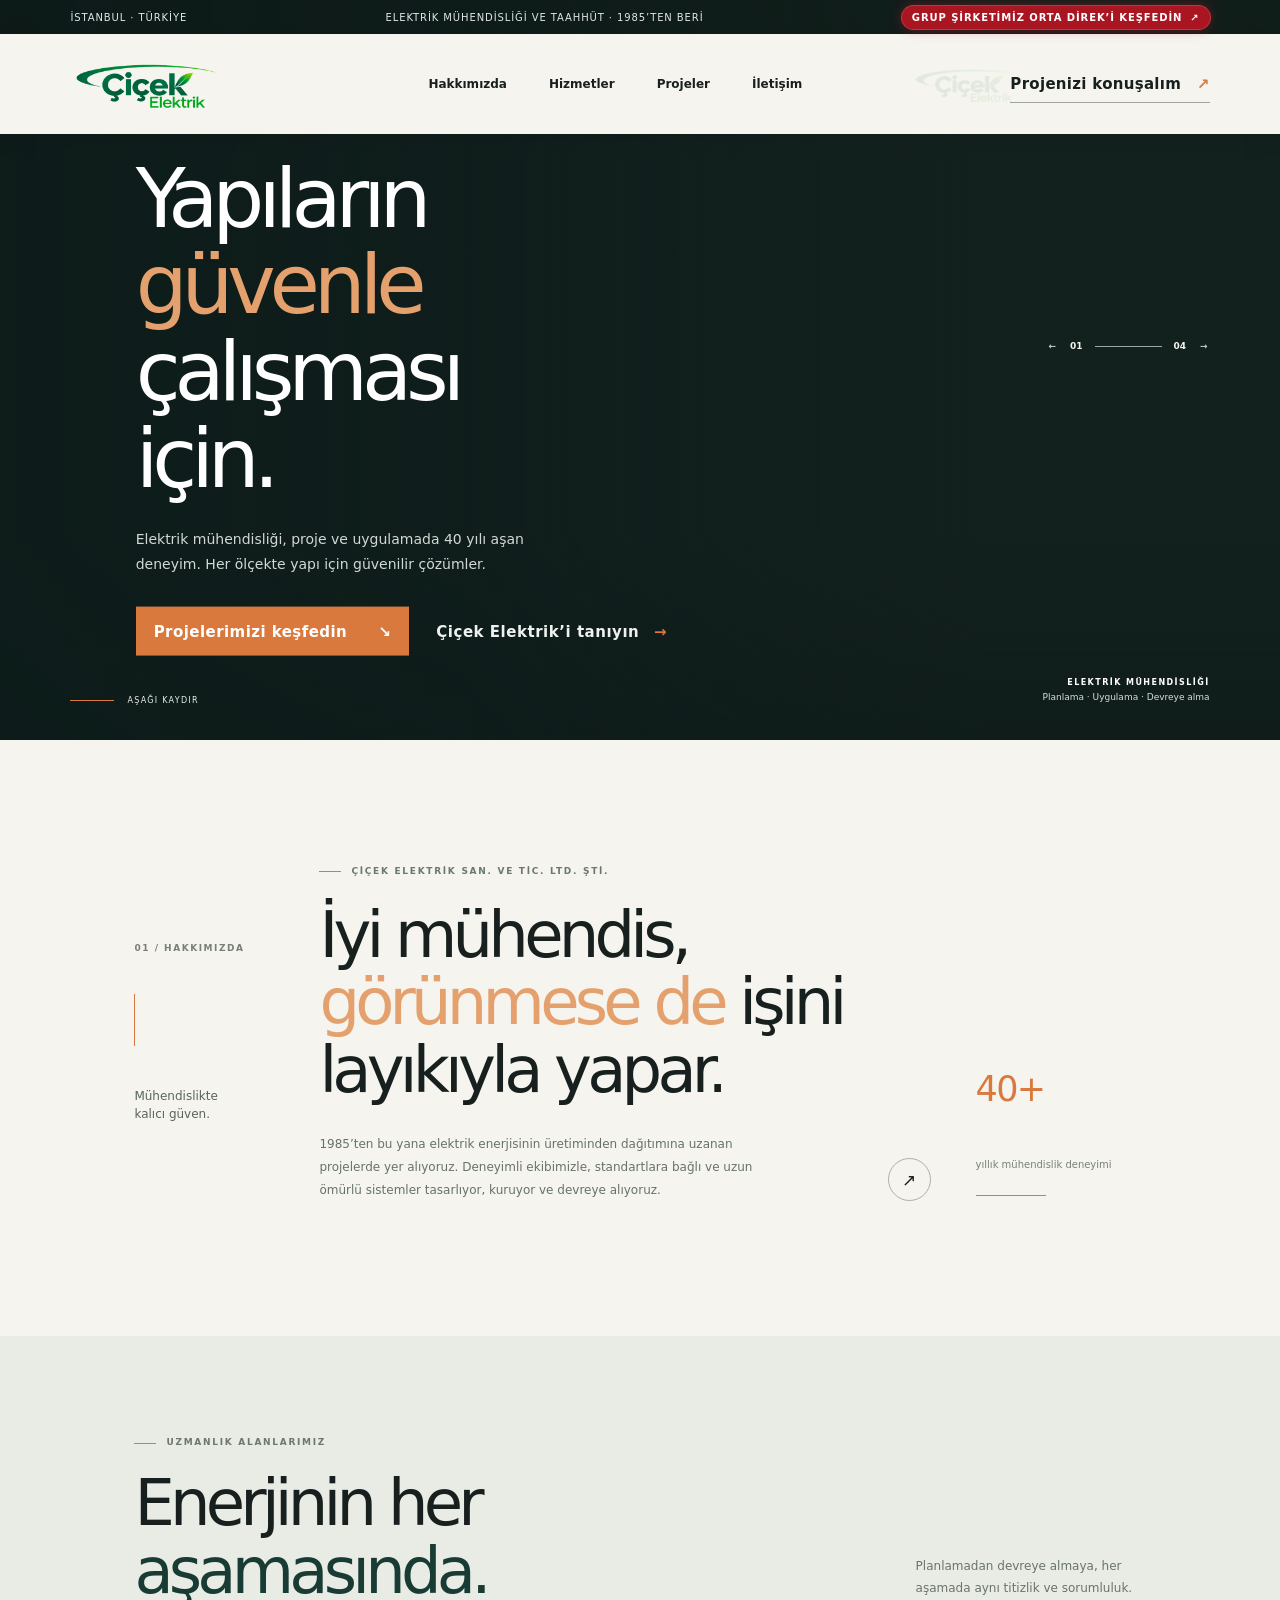
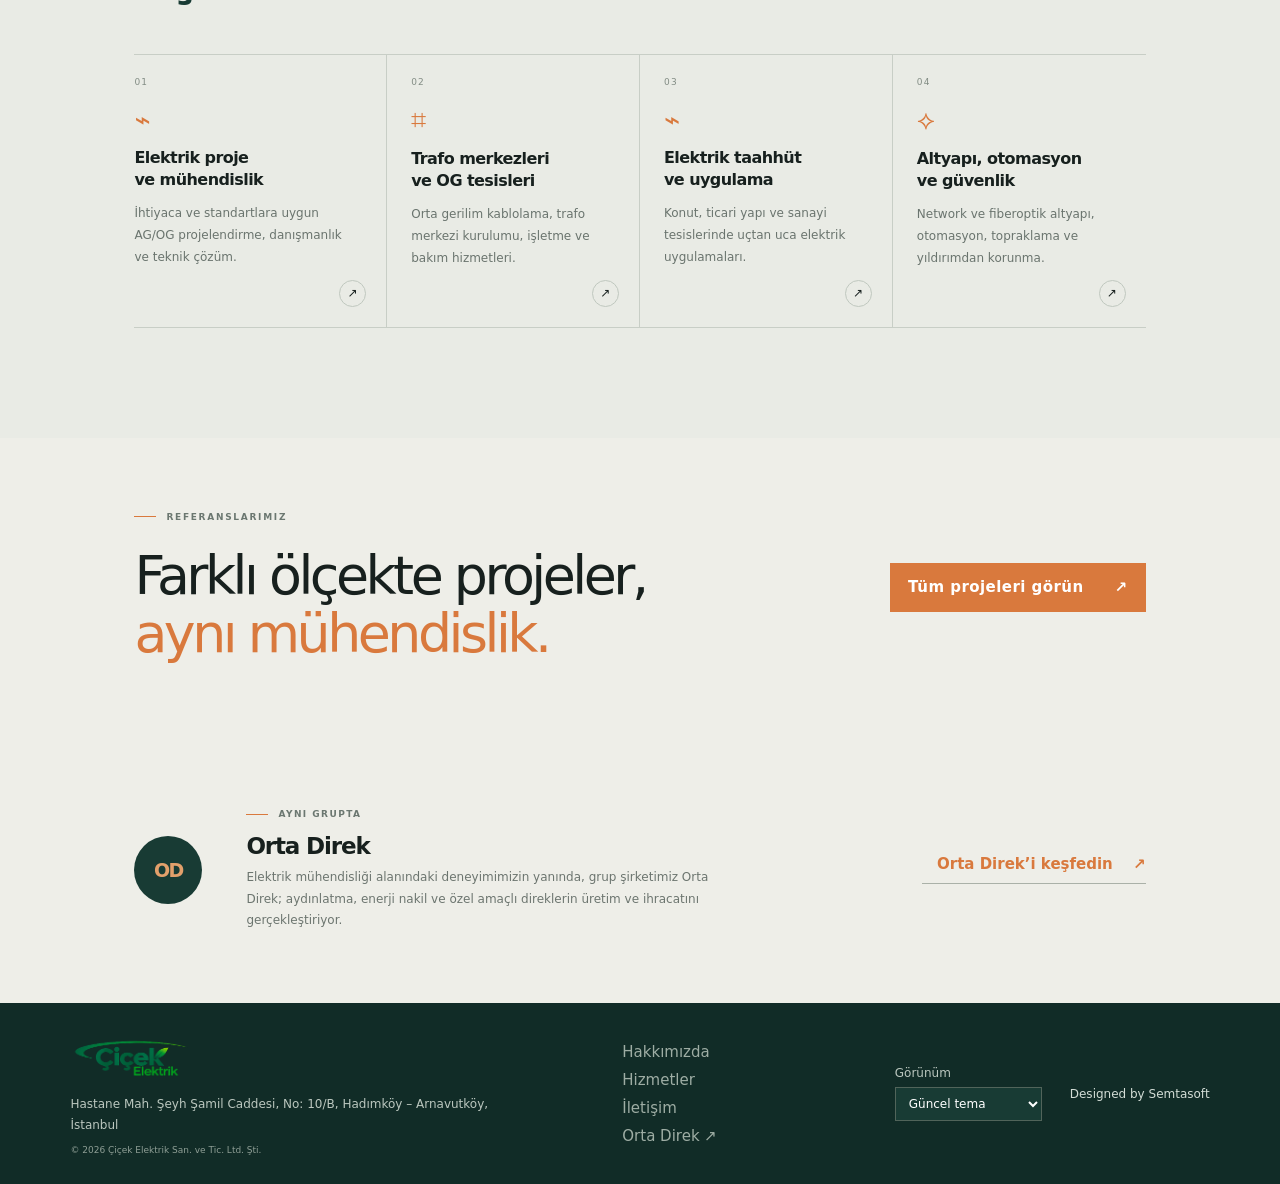
<file: v1/index.html>
<!doctype html>
<html lang="tr">
<head>
  <meta charset="utf-8">
  <meta name="viewport" content="width=device-width, initial-scale=1">
  <meta name="theme-color" content="#f5f4ef">
  <meta name="description" content="1985'ten bu yana elektrik mühendisliği, proje ve taahhüt hizmetleri. Çiçek Elektrik, İstanbul.">
  <title>Çiçek Elektrik — Güvenle çalışan yapılar</title>
  <link rel="stylesheet" href="styles.css">
  <script src="content.js"></script>
  <script src="site.js" defer></script>
</head><body class="home-page">
  <div class="topline"><span>İstanbul · Türkiye</span><span>Elektrik mühendisliği ve taahhüt · <span data-content="about.since">1985’ten beri</span></span><a class="group-company-link" data-company-link="ortadirek" href="http://www.ortadirek.com.tr" target="_blank" rel="noopener" aria-label="Grup şirketimiz Orta Direk sitesini ziyaret edin">Grup şirketimiz Orta Direk’i keşfedin <span aria-hidden="true">↗</span></a></div>
  <header class="site-header home-header">
    <a class="brand" href="index.html" aria-label="Çiçek Elektrik ana sayfa"><img class="brand-logo" data-image="brand.logo" alt="Çiçek Elektrik"><span class="brand-mark" aria-hidden="true"><i></i><i></i><i></i><i></i></span><span><span data-content="brand.name">ÇİÇEK</span><span class="brand-sub" data-content="brand.sub">ELEKTRİK</span></span></a>
    <nav class="nav" aria-label="Ana gezinme"><a href="index.html#hakkimizda">Hakkımızda</a><a href="index.html#hizmetler">Hizmetler</a><a href="projects.html">Projeler</a><a href="contact.html">İletişim</a></nav>
    <a class="header-cta" href="contact.html">Projenizi konuşalım <span>↗</span></a>
    <a class="mobile-phone" href="tel:+902126764000" aria-label="Bizi arayın">☎</a>
  </header>
  <main>
    <section class="hero" id="anasayfa">
      <div class="hero-image" role="img" aria-label="Enerji iletim hatları"></div>
      <div class="hero-shade"></div>
      <div class="hero-content">
        <p class="eyebrow light"><span></span> <span class="hero-eyebrow-text">1985’TEN BERİ GÜVENLE ENERJİ VERİYORUZ</span></p>
        <h1><span class="hero-title-before">Yapıların</span><br><em class="hero-title-accent">güvenle</em><span class="hero-title-after"> çalışması<br>için.</span></h1>
        <p class="hero-copy">Elektrik mühendisliği, proje ve uygulamada 40 yılı aşan deneyim. Her ölçekte yapı için güvenilir çözümler.</p>
        <div class="hero-actions"><a class="button button-accent" href="projects.html">Projelerimizi keşfedin <span>↘</span></a><a class="text-link light-link" href="#hakkimizda">Çiçek Elektrik’i tanıyın <span>→</span></a></div>
      </div>
      <div class="hero-index"><button type="button" class="hero-prev" aria-label="Önceki slayt">←</button><span class="hero-current">01</span><span class="index-line"></span><span class="hero-total">04</span><button type="button" class="hero-next" aria-label="Sonraki slayt">→</button></div>
      <div class="hero-caption"><span class="hero-caption-title">ELEKTRİK MÜHENDİSLİĞİ</span><span class="hero-caption-detail">Planlama · Uygulama · Devreye alma</span></div>
      <a class="scroll-cue" href="#hizmetler"><span class="scroll-line"></span> AŞAĞI KAYDIR</a>
    </section>
    <section class="intro section-pad" id="hakkimizda">
      <div class="intro-side"><span class="section-no">01 / HAKKIMIZDA</span><span class="vertical-rule"></span><span class="side-note">Mühendislikte<br>kalıcı güven.</span></div>
      <div class="intro-main"><p class="eyebrow"><span></span> <span data-content="about.eyebrow">ÇİÇEK ELEKTRİK SAN. VE TİC. LTD. ŞTİ.</span></p><h2><span data-content="about.titleBefore">İyi mühendislik,</span><br><em data-content="about.titleAccent">görünmeden</em><span data-content="about.titleAfter"> işini yapar.</span></h2><div class="intro-bottom"><p data-content="about.copy">1985’ten bu yana elektrik enerjisinin üretiminden dağıtımına uzanan projelerde yer alıyoruz. Deneyimli ekibimizle, standartlara bağlı ve uzun ömürlü sistemler tasarlıyor, kuruyor ve devreye alıyoruz.</p><a class="round-link" href="contact.html" aria-label="İletişime geçin">↗</a></div></div>
      <div class="intro-stat"><strong><span data-content="about.years">40</span><span>+</span></strong><span data-content="about.stat">yıllık mühendislik<br>deneyimi</span><i></i></div>
    </section>
    <section class="services section-pad" id="hizmetler">
      <div class="section-heading"><div><p class="eyebrow"><span></span> <span data-content="services.eyebrow">UZMANLIK ALANLARIMIZ</span></p><h2><span data-content="services.titleBefore">Enerjinin her</span><br><em data-content="services.titleAccent">aşamasında.</em></h2></div><p class="heading-note" data-content="services.note">Planlamadan devreye almaya, her aşamada aynı titizlik ve sorumluluk.</p></div>
      <div class="service-grid">
        <article class="service-card"><span class="service-number">01</span><div class="service-icon" aria-hidden="true">⌁</div><h3 data-content="services.items.0.title">Elektrik proje<br>ve mühendislik</h3><p data-content="services.items.0.copy">İhtiyaca ve standartlara uygun AG/OG projelendirme, danışmanlık ve teknik çözüm.</p><a href="contact.html" aria-label="Elektrik proje ve mühendislik için iletişime geçin">↗</a></article>
        <article class="service-card"><span class="service-number">02</span><div class="service-icon" aria-hidden="true">⌗</div><h3 data-content="services.items.1.title">Trafo merkezleri<br>ve OG tesisleri</h3><p data-content="services.items.1.copy">Orta gerilim kablolama, trafo merkezi kurulumu, işletme ve bakım hizmetleri.</p><a href="contact.html" aria-label="Trafo merkezleri için iletişime geçin">↗</a></article>
        <article class="service-card"><span class="service-number">03</span><div class="service-icon" aria-hidden="true">⌁</div><h3 data-content="services.items.2.title">Elektrik taahhüt<br>ve uygulama</h3><p data-content="services.items.2.copy">Konut, ticari yapı ve sanayi tesislerinde uçtan uca elektrik uygulamaları.</p><a href="contact.html" aria-label="Elektrik taahhüt için iletişime geçin">↗</a></article>
        <article class="service-card"><span class="service-number">04</span><div class="service-icon" aria-hidden="true">⟡</div><h3 data-content="services.items.3.title">Altyapı, otomasyon<br>ve güvenlik</h3><p data-content="services.items.3.copy">Network ve fiberoptik altyapı, otomasyon, topraklama ve yıldırımdan korunma.</p><a href="contact.html" aria-label="Altyapı hizmetleri için iletişime geçin">↗</a></article>
      </div>
    </section>
    <section class="home-project-teaser"><div><p class="eyebrow"><span></span> REFERANSLARIMIZ</p><h2>Farklı ölçekte projeler,<br><em>aynı mühendislik.</em></h2></div><a class="button button-accent" href="projects.html">Tüm projeleri görün <span>↗</span></a></section>
    <section class="partner section-pad">
      <div class="partner-icon" aria-hidden="true">OD</div><div class="partner-copy"><p class="eyebrow"><span></span> <span data-content="partner.eyebrow">AYNI GRUPTA</span></p><h2 data-content="partner.title">Orta Direk</h2><p data-content="partner.copy">Elektrik mühendisliği alanındaki deneyimimizin yanında, grup şirketimiz Orta Direk; aydınlatma, enerji nakil ve özel amaçlı direklerin üretim ve ihracatını gerçekleştiriyor.</p></div><a class="partner-link" data-company-link="ortadirek" data-href="partner.url" href="http://www.ortadirek.com.tr" target="_blank" rel="noopener"><span data-content="partner.linkText">Orta Direk’i keşfedin</span> <span>↗</span></a></section>
  </main>
  <footer class="footer">
    <div class="footer-company"><a class="brand brand-footer" href="index.html"><img class="brand-logo" data-image="brand.logo" alt="Çiçek Elektrik"><span class="brand-mark" aria-hidden="true"><i></i><i></i><i></i><i></i></span><span><span data-content="brand.name">ÇİÇEK</span><span class="brand-sub" data-content="brand.sub">ELEKTRİK</span></span></a><p data-content="footer.address">Hastane Mah. Şeyh Şamil Caddesi, No: 10/B, Hadımköy – Arnavutköy, İstanbul</p><small data-content="footer.copyright">© 2026 Çiçek Elektrik San. ve Tic. Ltd. Şti.</small></div>
    <nav class="footer-links" aria-label="Alt bağlantılar"><a data-href="footer.link1Url" href="index.html#hakkimizda" data-content="footer.link1Text">Hakkımızda</a><a data-href="footer.link2Url" href="index.html#hizmetler" data-content="footer.link2Text">Hizmetler</a><a data-href="footer.link3Url" href="contact.html" data-content="footer.link3Text">İletişim</a><a data-company-link="ortadirek" href="http://www.ortadirek.com.tr" target="_blank" rel="noopener">Orta Direk ↗</a></nav>
    <div class="footer-theme"><label for="theme-version-select">Görünüm</label><select class="theme-version-select" id="theme-version-select" aria-label="Site görünüm sürümü"></select></div>
    <a class="semtasoft-credit" data-company-link="semtasoft" data-href="footer.semtaUrl" href="https://semtasoft.com" target="_blank" rel="noopener"><img class="semta-logo" data-image="footer.semtaLogo" alt="Semtasoft"><span data-content="footer.semtaText">Designed by Semtasoft</span></a>
  </footer>
</body>
</html>
</file>
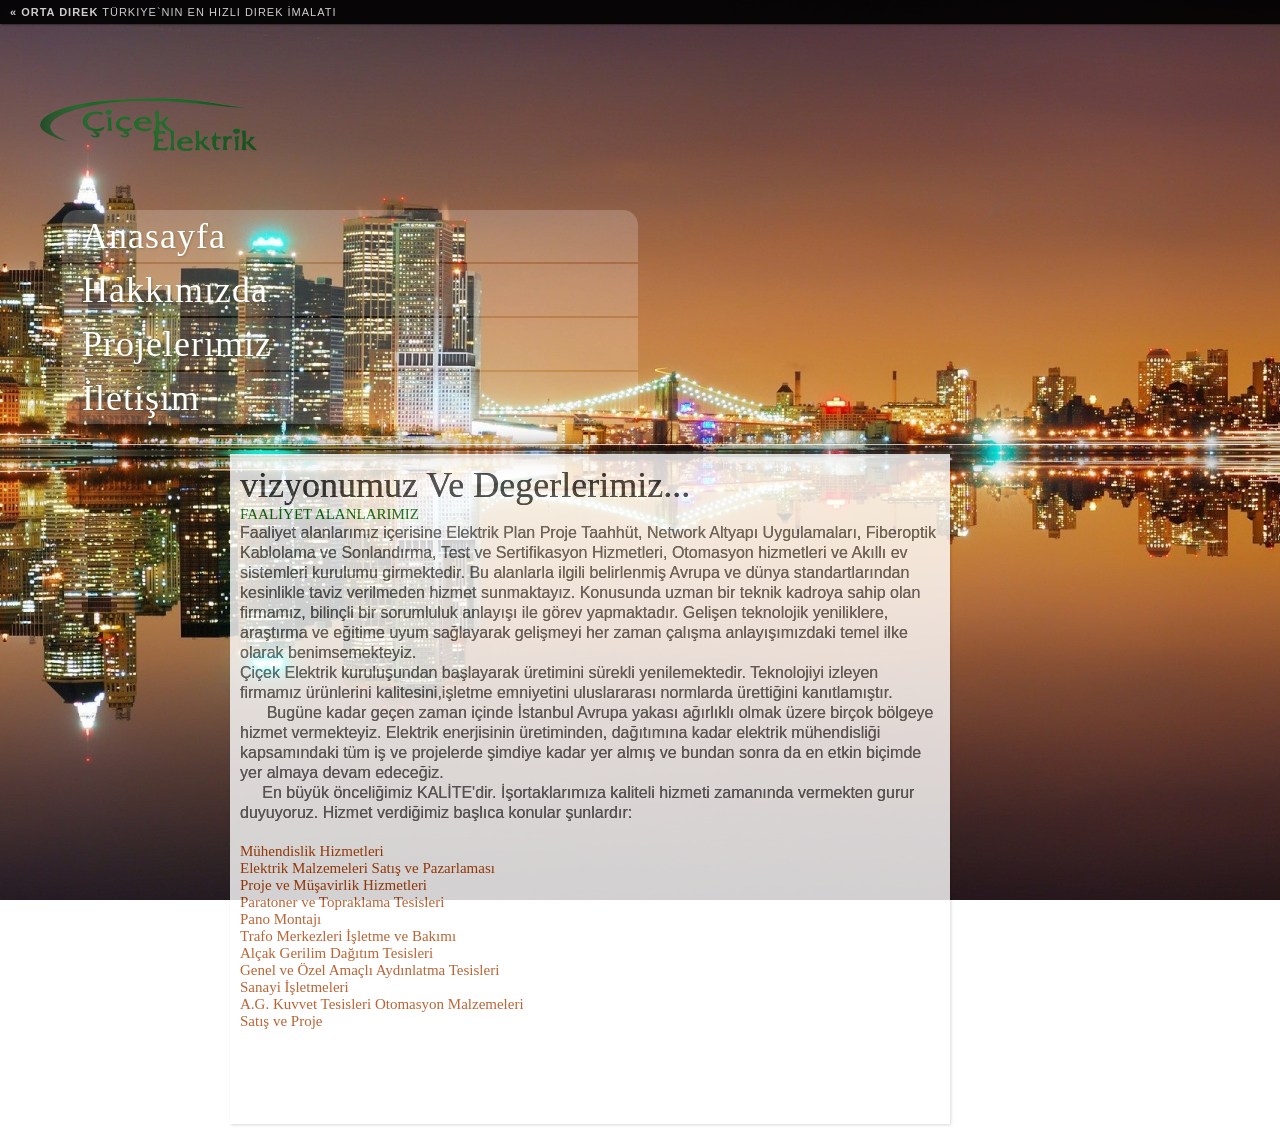
<file: hakkimizda/faaliyet.html>
<!DOCTYPE html>
<html lang="en">
<head>
        <title>Çiçek Elektrik</title>
        <meta charset="UTF-8" />
        <meta http-equiv="X-UA-Compatible" content="IE=edge,chrome=1"> 
        <meta name="viewport" content="width=device-width, initial-scale=1.0"> 
        <meta name="description" content="Item Blur Effect with CSS3 and jQuery - Using Box Shadows, Transform and Transitions" />
        <meta name="keywords" content="blur, css3, transition, jquery, box shadow, text shadow, articles, scale, transform, animation" />
        <meta name="author" content="Codrops" />
        <link rel="shortcut icon" href="../favicon.ico"> 
        <link rel="stylesheet" type="text/css" href="css/demo.css" />
        <link rel="stylesheet" type="text/css" href="css/stylefaaliyet.css" />
<script src="js/modernizr.custom.34978.js"></script>	
<style type="text/css">
<!--
#apDiv1 {
	position:absolute;
	left:1280px;
	top:36px;
	width:580px;
	height:259px;
	z-index:1;
}
-->
</style>
    </head>
<body>
        <div class="container">
            <div class="header">
                <a href="http://www.ortadirek.com.tr">
                    <strong>&laquo; Orta Direk</strong> Türkiye`nin En Hızlı Direk İmalatı
                </a>
              <div class="clr"></div>
          </div>
		  <header>
				<img src="images/logo.png" alt="logo" width="220" height="150">
				 <div class="content">
                <ul class="bmenu">
                    <li><a href="../index.html">Anasayfa</a></li>
                    <li><a href="hakkimizda.html">Hakkımızda</a></li>
                    <li><a href="../proje.html">Projelerimiz</a></li>
                    <li><a href="iletisim.html">İletişim</a></li>
              </ul>
              
              </div>
            
          </header>
        </div>
        </header>
<section class="ib-container" id="ib-container">
  <article>
    <header>
      <h3><a target="_blank" href="https://www.google.com.tr">vizyonumuz Ve Degerlerimiz...</a></h3>
				    <font color="#006600">FAALİYET ALANLARIMIZ </font>
				  </header>
	  <p>Faaliyet alanlarımız içerisine Elektrik Plan Proje Taahhüt, Network Altyapı Uygulamaları, Fiberoptik Kablolama ve Sonlandırma, Test ve Sertifikasyon Hizmetleri, Otomasyon hizmetleri ve Akıllı ev sistemleri kurulumu girmektedir. Bu alanlarla ilgili belirlenmiş Avrupa ve dünya standartlarından kesinlikle taviz verilmeden hizmet sunmaktayız. Konusunda uzman bir teknik kadroya sahip olan firmamız, bilinçli bir sorumluluk anlayışı ile görev yapmaktadır. Gelişen teknolojik yeniliklere, araştırma ve eğitime uyum sağlayarak gelişmeyi her zaman çalışma anlayışımızdaki temel ilke olarak benimsemekteyiz.</p>
	  <p>Çiçek Elektrik kuruluşundan başlayarak üretimini sürekli yenilemektedir. Teknolojiyi izleyen firmamız ürünlerini kalitesini,işletme emniyetini uluslararası normlarda ürettiğini kanıtlamıştır.</p>
	  <p>      Bugüne kadar geçen zaman içinde İstanbul Avrupa yakası ağırlıklı olmak üzere birçok bölgeye hizmet vermekteyiz. Elektrik enerjisinin üretiminden, dağıtımına kadar elektrik mühendisliği kapsamındaki tüm iş ve projelerde şimdiye kadar yer almış ve bundan sonra da en etkin biçimde yer almaya devam edeceğiz.</p>
	  <p>     En büyük önceliğimiz KALİTE'dir. İşortaklarımıza kaliteli hizmeti zamanında vermekten gurur duyuyoruz. Hizmet verdiğimiz başlıca konular şunlardır:</p>
	  <p>&nbsp;</p>
	  <ul>
	    <li>Mühendislik Hizmetleri</li>
	    <li>Elektrik Malzemeleri Satış ve Pazarlaması</li>
	    <li>Proje ve Müşavirlik Hizmetleri</li>
	    <li>Paratoner ve Topraklama Tesisleri</li>
	    <li>Pano Montajı</li>
	    <li>Trafo Merkezleri İşletme ve Bakımı</li>
	    <li>Alçak Gerilim Dağıtım Tesisleri</li>
	    <li>Genel ve Özel Amaçlı Aydınlatma Tesisleri</li>
	    <li>Sanayi İşletmeleri</li>
	    <li>A.G. Kuvvet Tesisleri Otomasyon Malzemeleri</li>
	    <li>Satış ve Proje</li>
    </ul>
  </article>
				
				
					
			</section>
        </div>
		<script type="text/javascript" src="https://ajax.googleapis.com/ajax/libs/jquery/1.7.1/jquery.min.js"></script>
		<script type="text/javascript">
			$(function() {
				
				var $container	= $('#ib-container'),
					$articles	= $container.children('article'),
					timeout;
				
				$articles.on( 'mouseenter', function( event ) {
						
					var $article	= $(this);
					clearTimeout( timeout );
					timeout = setTimeout( function() {
						
						if( $article.hasClass('active') ) return false;
						
						$articles.not( $article.removeClass('blur').addClass('active') )
								 .removeClass('active')
								 .addClass('blur');
						
					}, 65 );
					
				});
				
				$container.on( 'mouseleave', function( event ) {
					
					clearTimeout( timeout );
					$articles.removeClass('active blur');
					
				});
			
			});
		</script>
    </body>
</html>
</file>
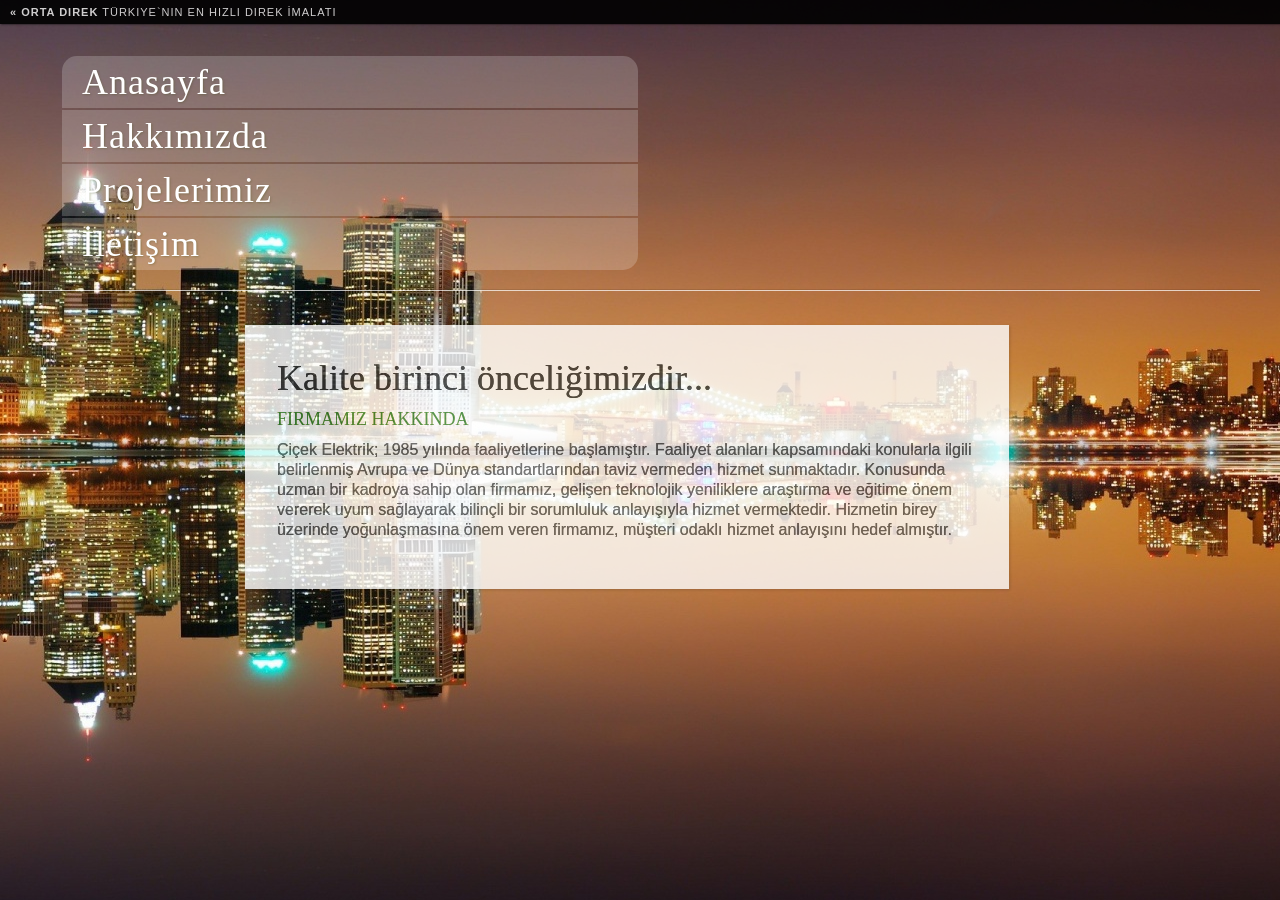
<file: hakkimizda/firma.html>
<!DOCTYPE html>
<html lang="en">
<head>
        <title>Çiçek Elektrik</title>
        <meta charset="UTF-8" />
        <meta http-equiv="X-UA-Compatible" content="IE=edge,chrome=1"> 
        <meta name="viewport" content="width=device-width, initial-scale=1.0"> 
        <meta name="description" content="Item Blur Effect with CSS3 and jQuery - Using Box Shadows, Transform and Transitions" />
        <meta name="keywords" content="blur, css3, transition, jquery, box shadow, text shadow, articles, scale, transform, animation" />
        <meta name="author" content="Codrops" />
        <link rel="shortcut icon" href="../favicon.ico"> 
        <link rel="stylesheet" type="text/css" href="css/demo.css" />
        <link rel="stylesheet" type="text/css" href="css/stylefirma.css" />
<script src="js/modernizr.custom.34978.js"></script>	
<style type="text/css">
<!--
#apDiv1 {
	position:absolute;
	left:1280px;
	top:36px;
	width:580px;
	height:259px;
	z-index:1;
}
-->
</style>
    </head>
<body>
        <div class="container">
            <div class="header">
                <a href="http://www.ortadirek.com.tr">
                    <strong>&laquo; Orta Direk</strong> Türkiye`nin En Hızlı Direk İmalatı
                </a>
              <div class="clr"></div>
          </div>
		  <header>
				
				 <div class="content">
                <ul class="bmenu">
                    <li><a href="../index.html">Anasayfa</a></li>
                    <li><a href="hakkimizda.html">Hakkımızda</a></li>
                    <li><a href="../proje.html">Projelerimiz</a></li>
                    <li><a href="iletisim.html">İletişim</a></li>
              </ul>
              
              </div>
            
          </header>
        </div>
        </header>
<section class="ib-container" id="ib-container">
				<article>
					<header>
						<h3><a target="_blank" href="https://www.google.com.tr">Kalite birinci önceliğimizdir...</a></h3>
						<span><font color="#006600">FIRMAMIZ HAKKINDA</font></span>
					</header>
					<p>Çiçek Elektrik; 1985 yılında faaliyetlerine başlamıştır. Faaliyet alanları kapsamındaki konularla ilgili belirlenmiş Avrupa ve Dünya standartlarından taviz vermeden hizmet sunmaktadır. Konusunda uzman bir kadroya sahip olan firmamız, gelişen teknolojik yeniliklere araştırma ve eğitime önem vererek uyum sağlayarak bilinçli bir sorumluluk anlayışıyla hizmet vermektedir. Hizmetin birey üzerinde yoğunlaşmasına önem veren firmamız, müşteri odaklı hizmet anlayışını hedef almıştır.</p>
				</article>
				
				
					
			</section>
        </div>
		<script type="text/javascript" src="https://ajax.googleapis.com/ajax/libs/jquery/1.7.1/jquery.min.js"></script>
		<script type="text/javascript">
			$(function() {
				
				var $container	= $('#ib-container'),
					$articles	= $container.children('article'),
					timeout;
				
				$articles.on( 'mouseenter', function( event ) {
						
					var $article	= $(this);
					clearTimeout( timeout );
					timeout = setTimeout( function() {
						
						if( $article.hasClass('active') ) return false;
						
						$articles.not( $article.removeClass('blur').addClass('active') )
								 .removeClass('active')
								 .addClass('blur');
						
					}, 65 );
					
				});
				
				$container.on( 'mouseleave', function( event ) {
					
					clearTimeout( timeout );
					$articles.removeClass('active blur');
					
				});
			
			});
		</script>
    </body>
</html>
</file>
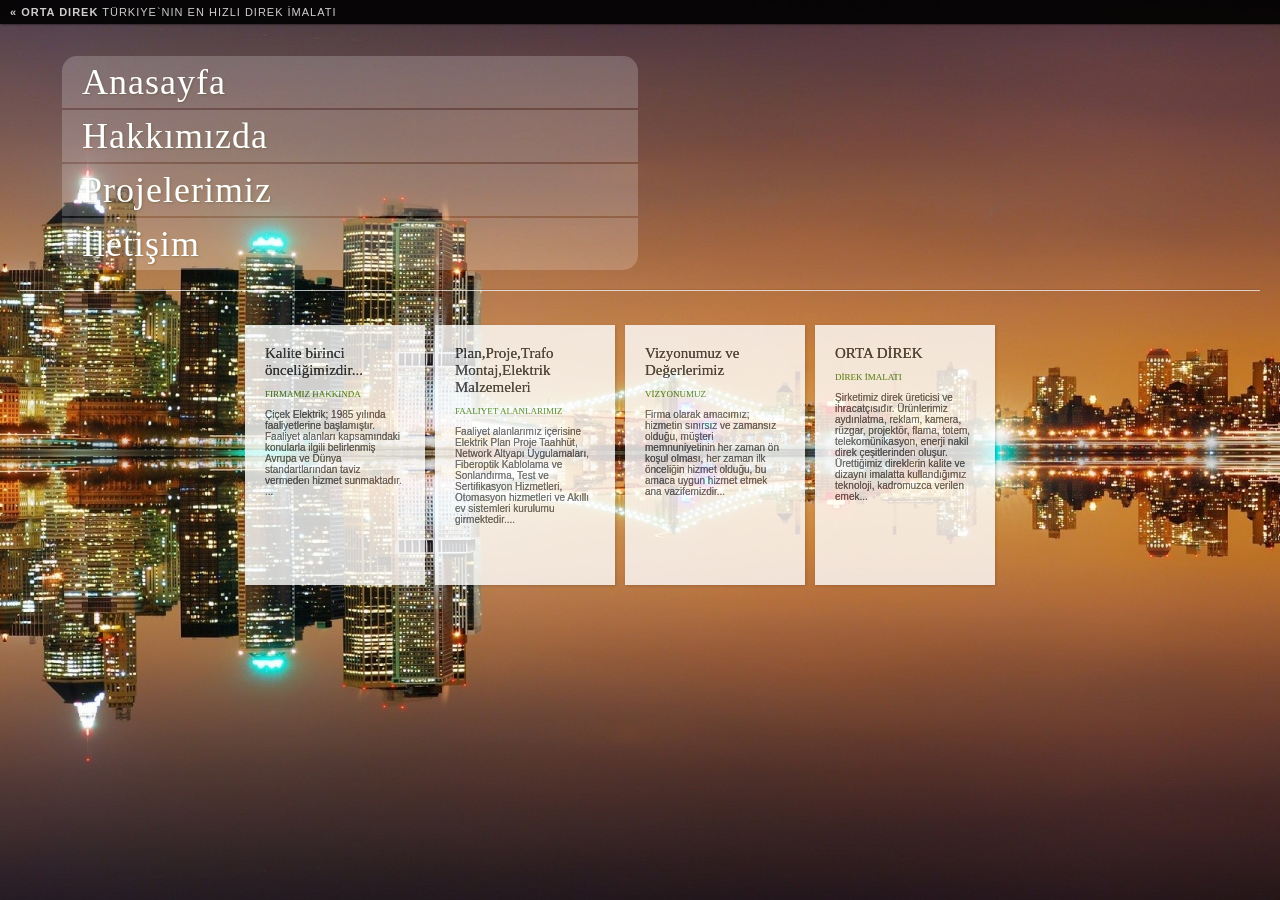
<file: hakkimizda/hakkimizda.html>
<!DOCTYPE html>
<html lang="en">
<head>
        <title>Çiçek Elektrik</title>
        <meta charset="UTF-8" />
        <meta http-equiv="X-UA-Compatible" content="IE=edge,chrome=1"> 
        <meta name="viewport" content="width=device-width, initial-scale=1.0"> 
        <meta name="description" content="Item Blur Effect with CSS3 and jQuery - Using Box Shadows, Transform and Transitions" />
        <meta name="keywords" content="blur, css3, transition, jquery, box shadow, text shadow, articles, scale, transform, animation" />
        <meta name="author" content="Codrops" />
        <link rel="shortcut icon" href="../favicon.ico"> 
        <link rel="stylesheet" type="text/css" href="css/demo.css" />
        <link rel="stylesheet" type="text/css" href="css/style.css" />
<script src="js/modernizr.custom.34978.js"></script>	
<style type="text/css">
<!--
#apDiv1 {
	position:absolute;
	left:1280px;
	top:36px;
	width:580px;
	height:259px;
	z-index:1;
}
-->
</style>
    </head>
<body>
        <div class="container">
            <div class="header">
                <a href="http://www.ortadirek.com.tr">
                    <strong>&laquo; Orta Direk</strong> Türkiye`nin En Hızlı Direk İmalatı
                </a>
              <div class="clr"></div>
          </div>
		  <header>
				
				 <div class="content">
                <ul class="bmenu">
                    <li><a href="../index.html">Anasayfa</a></li>
                    <li><a href="hakkimizda.html">Hakkımızda</a></li>
                    <li><a href="../proje.html">Projelerimiz</a></li>
                    <li><a href="iletisim.html">İletişim</a></li>
              </ul>
              
              </div>
            
          </header>
        </div>
        </header>
<section class="ib-container" id="ib-container">
				<article>
					<header>
						<h3><a target="_blank" href="firma.html">Kalite birinci önceliğimizdir...</a></h3>
						<a href="firma.html"><span><font color="#006600">FIRMAMIZ HAKKINDA</font></span>
				    </a></header>
					<a href="firma.html"><a target="_blank" href="firma.html"></a>
					<p><a href="firma.html">Çiçek Elektrik; 1985 yılında faaliyetlerine başlamıştır. Faaliyet alanları kapsamındaki konularla ilgili belirlenmiş Avrupa ve Dünya standartlarından taviz vermeden hizmet sunmaktadır. ...</a></p>
				</article>
				<article>
					<header>
						<h3><a target="_blank" href="faaliyet.html">Plan,Proje,Trafo Montaj,Elektrik Malzemeleri </a></h3>
						<span><font color="#006600">Faaliyet Alanlarımız</font></span>
					</header>
					<p><a href="faaliyet.html">Faaliyet alanlarımız içerisine Elektrik Plan Proje Taahhüt, Network Altyapı Uygulamaları, Fiberoptik Kablolama ve Sonlandırma, Test ve Sertifikasyon Hizmetleri, Otomasyon hizmetleri ve Akıllı ev sistemleri kurulumu girmektedir....</a></p>
				</article>
				<article>
					<header>
					  <h3><a target="_blank" href="vizyon.html">Vizyonumuz ve Değerlerimiz</a></h3>
						<span><font color="#006600">VİZYONUMUZ </font></span>
					</header>
					<p><a href="vizyon.html">Firma olarak amacımız; hizmetin sınırsız ve zamansız olduğu, müşteri memnuniyetinin her zaman ön koşul olması, her zaman ilk önceliğin hizmet olduğu, bu amaca uygun hizmet etmek ana vazifemizdir...</a></p>
				</article>
				<article>
					<header>
						<h3><a target="_blank" href="http://www.ortadirek.com.tr"> ORTA DİREK </a></h3>
						<span><font color="#006600">DİREK İMALATI </font></span>
					</header>
					<p><a href="http://www.ortadirek.com.tr"> Şirketimiz direk üreticisi ve ihracatçısıdır. Ürünlerimiz aydınlatma, reklam, kamera, rüzgar, projektör, flama, totem, telekomünikasyon, enerji nakil direk çeşitlerinden oluşur. Ürettiğimiz direklerin kalite ve dizaynı imalatta kullandığımız teknoloji, kadromuzca verilen emek...  </p>
				
					
			</section>
        </div>
		<script type="text/javascript" src="https://ajax.googleapis.com/ajax/libs/jquery/1.7.1/jquery.min.js"></script>
		<script type="text/javascript">
			$(function() {
				
				var $container	= $('#ib-container'),
					$articles	= $container.children('article'),
					timeout;
				
				$articles.on( 'mouseenter', function( event ) {
						
					var $article	= $(this);
					clearTimeout( timeout );
					timeout = setTimeout( function() {
						
						if( $article.hasClass('active') ) return false;
						
						$articles.not( $article.removeClass('blur').addClass('active') )
								 .removeClass('active')
								 .addClass('blur');
						
					}, 65 );
					
				});
				
				$container.on( 'mouseleave', function( event ) {
					
					clearTimeout( timeout );
					$articles.removeClass('active blur');
					
				});
			
			});
		</script>
    </body>
</html>
</file>
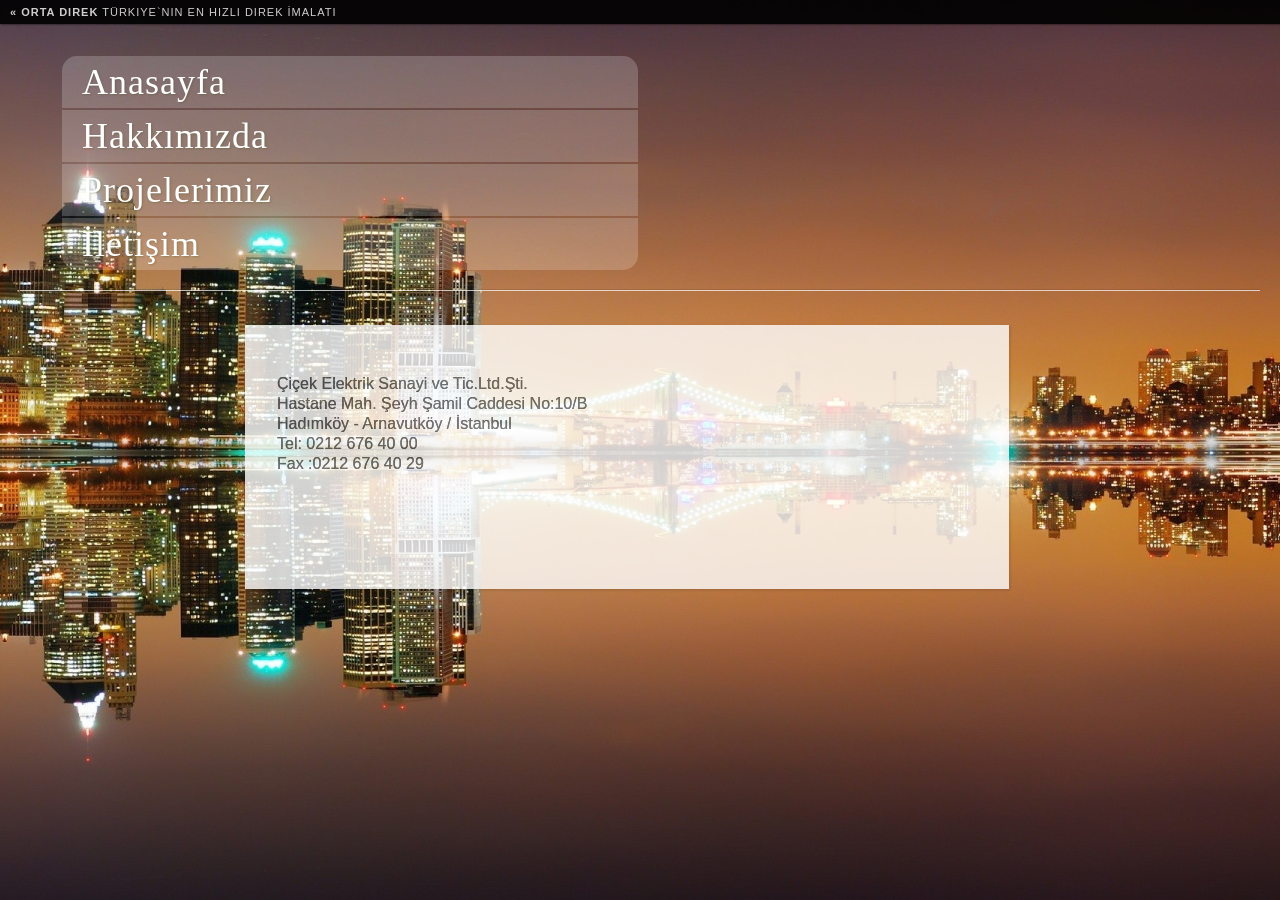
<file: hakkimizda/iletisim.html>
<!DOCTYPE html>
<html lang="en">
<head>
        <title>Çiçek Elektrik</title>
        <meta charset="UTF-8" />
        <meta http-equiv="X-UA-Compatible" content="IE=edge,chrome=1"> 
        <meta name="viewport" content="width=device-width, initial-scale=1.0"> 
        <meta name="description" content="Item Blur Effect with CSS3 and jQuery - Using Box Shadows, Transform and Transitions" />
        <meta name="keywords" content="blur, css3, transition, jquery, box shadow, text shadow, articles, scale, transform, animation" />
        <meta name="author" content="Codrops" />
        <link rel="shortcut icon" href="../favicon.ico"> 
        <link rel="stylesheet" type="text/css" href="css/demo.css" />
        <link rel="stylesheet" type="text/css" href="css/stylefirma.css" />
<script src="js/modernizr.custom.34978.js"></script>	
<style type="text/css">
<!--
#apDiv1 {
	position:absolute;
	left:1280px;
	top:36px;
	width:580px;
	height:259px;
	z-index:1;
}
-->
</style>
    </head>
<body>
        <div class="container">
            <div class="header">
                <a href="http://www.ortadirek.com.tr">
                    <strong>&laquo; Orta Direk</strong> Türkiye`nin En Hızlı Direk İmalatı
                </a>
              <div class="clr"></div>
          </div>
		  <header>
				
				 <div class="content">
                <ul class="bmenu">
                    <li><a href="../index.html">Anasayfa</a></li>
                    <li><a href="hakkimizda.html">Hakkımızda</a></li>
                    <li><a href="../proje.html">Projelerimiz</a></li>
                    <li><a href="iletisim.html">İletişim</a></li>
              </ul>
              
              </div>
            
          </header>
        </div>
        </header>
<section class="ib-container" id="ib-container">
				<article>
					<header>
						<h3>&nbsp;</h3>
					</header>
				  <p>Çiçek Elektrik Sanayi ve Tic.Ltd.Şti.</p>
				 
					<p> Hastane Mah. Şeyh Şamil Caddesi No:10/B</p>
                    <p>  Hadımköy - Arnavutköy / İstanbul				  </p>
					<p> Tel: 0212 676 40 00					  </p>
					<p>Fax :0212 676 40 29					  </p>
					
				</article>
				
				
					
			</section>
        </div>
		<script type="text/javascript" src="https://ajax.googleapis.com/ajax/libs/jquery/1.7.1/jquery.min.js"></script>
		<script type="text/javascript">
			$(function() {
				
				var $container	= $('#ib-container'),
					$articles	= $container.children('article'),
					timeout;
				
				$articles.on( 'mouseenter', function( event ) {
						
					var $article	= $(this);
					clearTimeout( timeout );
					timeout = setTimeout( function() {
						
						if( $article.hasClass('active') ) return false;
						
						$articles.not( $article.removeClass('blur').addClass('active') )
								 .removeClass('active')
								 .addClass('blur');
						
					}, 65 );
					
				});
				
				$container.on( 'mouseleave', function( event ) {
					
					clearTimeout( timeout );
					$articles.removeClass('active blur');
					
				});
			
			});
		</script>
    </body>
</html>
</file>
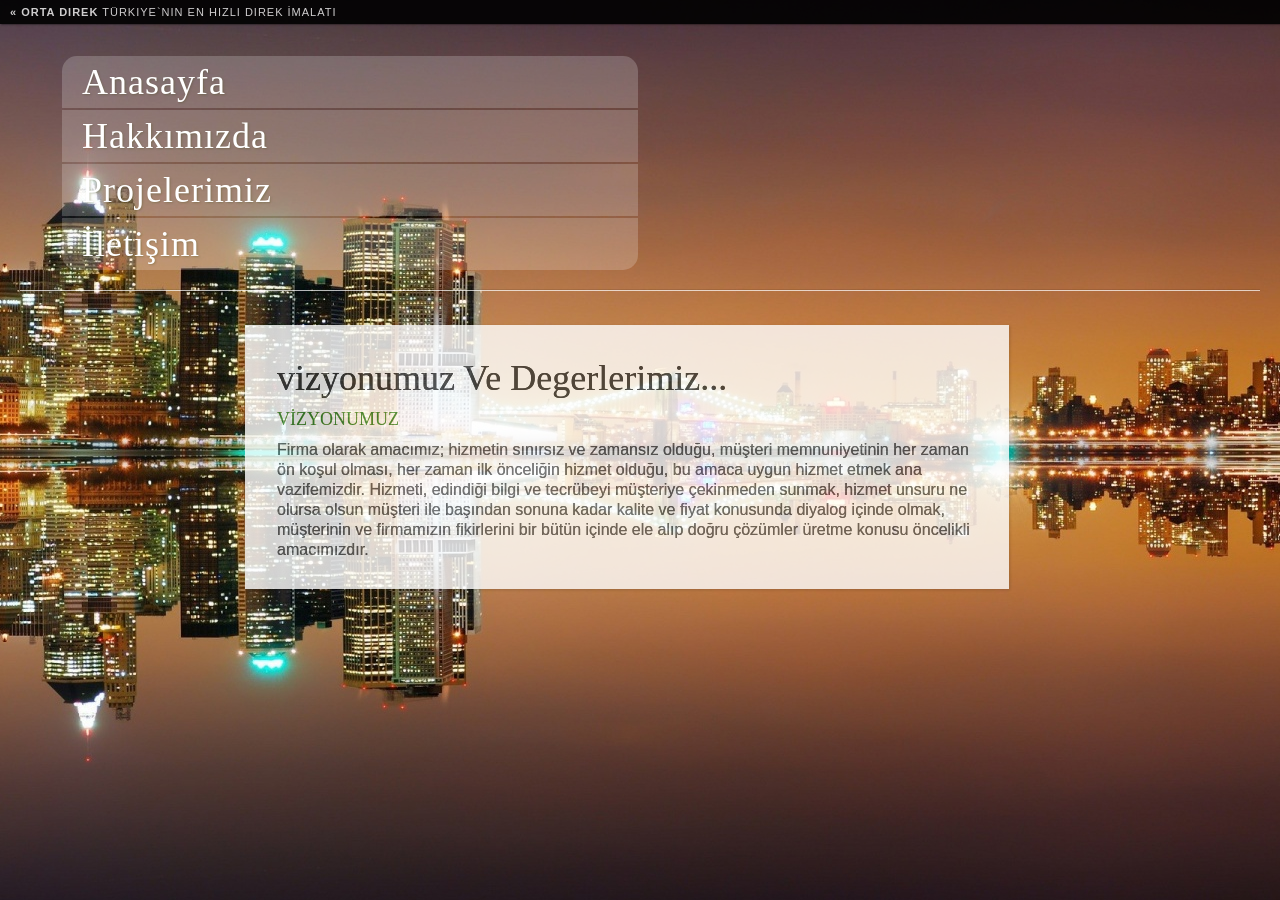
<file: hakkimizda/vizyon.html>
<!DOCTYPE html>
<html lang="en"><head>
        <title>Çiçek Elektrik</title>
        <meta charset="UTF-8" />
        <meta http-equiv="X-UA-Compatible" content="IE=edge,chrome=1"> 
        <meta name="viewport" content="width=device-width, initial-scale=1.0"> 
        <meta name="description" content="Item Blur Effect with CSS3 and jQuery - Using Box Shadows, Transform and Transitions" />
        <meta name="keywords" content="blur, css3, transition, jquery, box shadow, text shadow, articles, scale, transform, animation" />
        <meta name="author" content="Codrops" />
        <link rel="shortcut icon" href="../favicon.ico"> 
        <link rel="stylesheet" type="text/css" href="css/demo.css" />
        <link rel="stylesheet" type="text/css" href="css/stylefirma.css" />
<script src="js/modernizr.custom.34978.js"></script>	
<style type="text/css">
<!--
#apDiv1 {
	position:absolute;
	left:1280px;
	top:36px;
	width:580px;
	height:259px;
	z-index:1;
}
-->
</style>
    </head>
<body>
        <div class="container">
            <div class="header">
                <a href="http://www.ortadirek.com.tr">
                    <strong>&laquo; Orta Direk</strong> Türkiye`nin En Hızlı Direk İmalatı
                </a>
              <div class="clr"></div>
          </div>
		  <header>
				
				 <div class="content">
                <ul class="bmenu">
                    <li><a href="../index.html">Anasayfa</a></li>
                    <li><a href="hakkimizda.html">Hakkımızda</a></li>
                    <li><a href="../proje.html">Projelerimiz</a></li>
                    <li><a href="iletisim.html">İletişim</a></li>
              </ul>
              
              </div>
            
          </header>
        </div>
        </header>
<section class="ib-container" id="ib-container">
				<article>
					<header>
					  <h3><a target="_blank" href="https://www.google.com.tr">vizyonumuz Ve Degerlerimiz...</a></h3>
						<span><font color="#006600">VİZYONUMUZ</font></span>
					</header>
					<p>Firma olarak amacımız; hizmetin sınırsız ve zamansız olduğu, müşteri memnuniyetinin her zaman ön koşul olması, her zaman ilk önceliğin hizmet olduğu, bu amaca uygun hizmet etmek ana vazifemizdir. Hizmeti, edindiği bilgi ve tecrübeyi müşteriye çekinmeden sunmak, hizmet unsuru ne olursa olsun müşteri ile başından sonuna kadar kalite ve fiyat konusunda diyalog içinde olmak, müşterinin ve firmamızın fikirlerini bir bütün içinde ele alıp doğru çözümler üretme konusu öncelikli amacımızdır.</p>
				</article>
				
				
					
			</section>
        </div>
		<script type="text/javascript" src="https://ajax.googleapis.com/ajax/libs/jquery/1.7.1/jquery.min.js"></script>
		<script type="text/javascript">
			$(function() {
				
				var $container	= $('#ib-container'),
					$articles	= $container.children('article'),
					timeout;
				
				$articles.on( 'mouseenter', function( event ) {
						
					var $article	= $(this);
					clearTimeout( timeout );
					timeout = setTimeout( function() {
						
						if( $article.hasClass('active') ) return false;
						
						$articles.not( $article.removeClass('blur').addClass('active') )
								 .removeClass('active')
								 .addClass('blur');
						
					}, 65 );
					
				});
				
				$container.on( 'mouseleave', function( event ) {
					
					clearTimeout( timeout );
					$articles.removeClass('active blur');
					
				});
			
			});
		</script>
    </body>
</html>
</file>
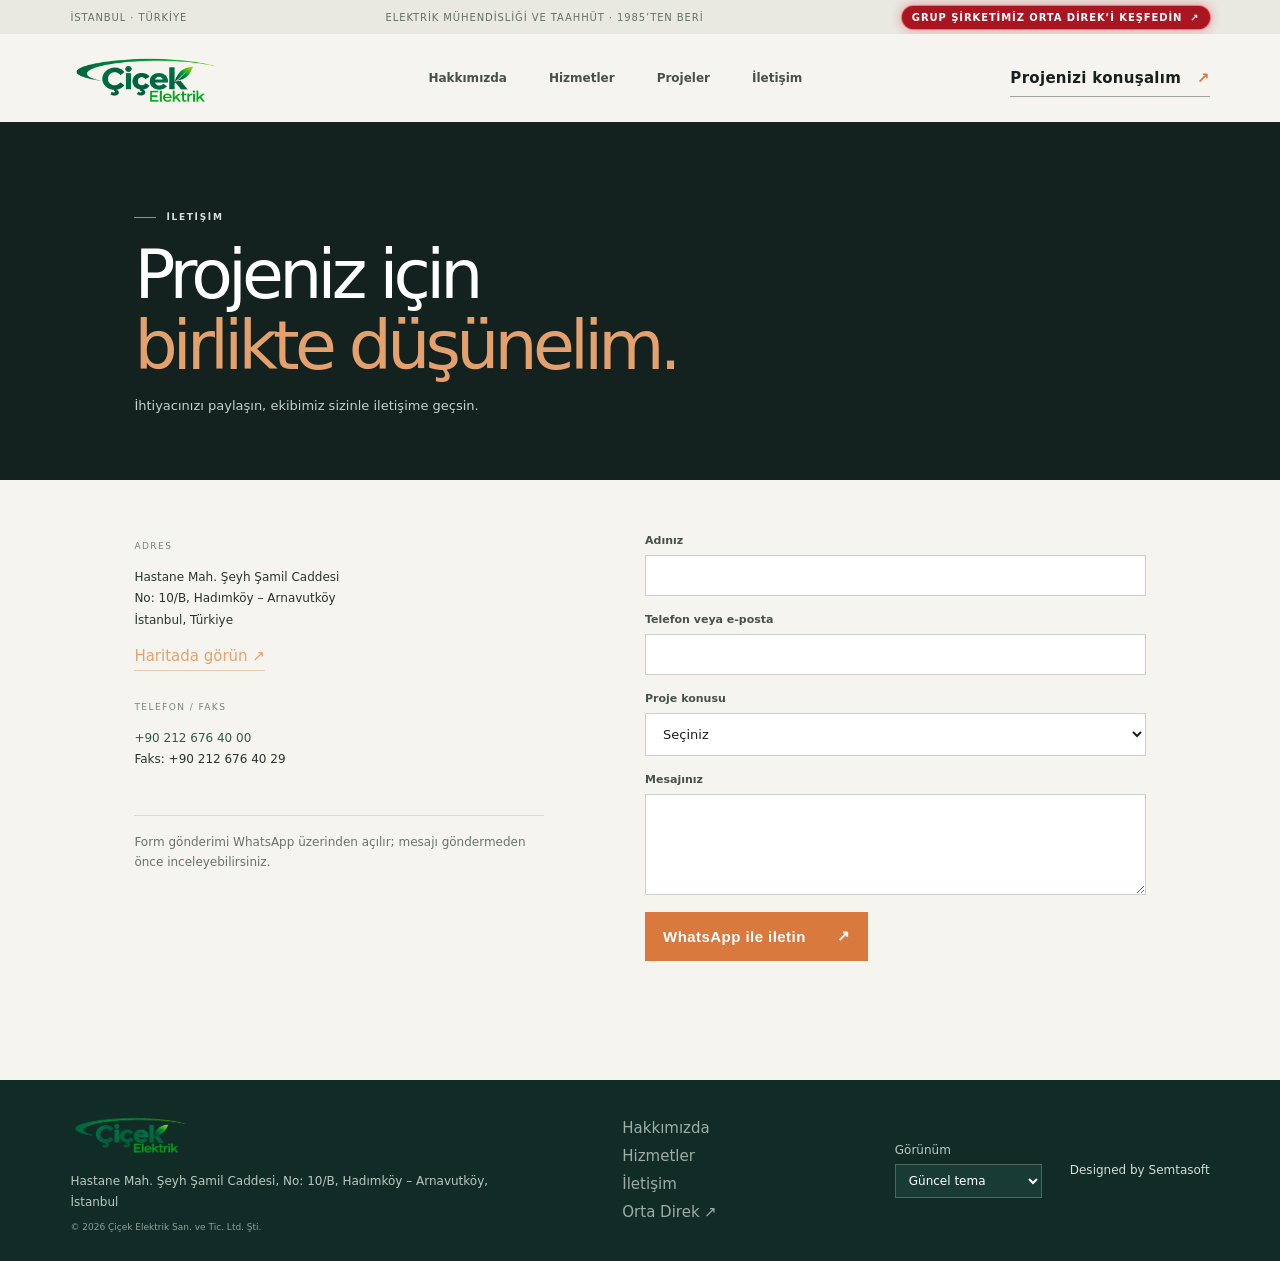
<file: v1/contact.html>
<!doctype html>
<html lang="tr">
<head>
  <meta charset="utf-8">
  <meta name="viewport" content="width=device-width, initial-scale=1">
  <meta name="theme-color" content="#f5f4ef">
  <meta name="description" content="1985'ten bu yana elektrik mühendisliği, proje ve taahhüt hizmetleri. Çiçek Elektrik, İstanbul.">
  <title>İletişim — Çiçek Elektrik</title>
  <link rel="stylesheet" href="styles.css">
  <script src="content.js"></script>
  <script src="site.js" defer></script>
</head><body>
  <div class="topline"><span>İstanbul · Türkiye</span><span>Elektrik mühendisliği ve taahhüt · <span data-content="about.since">1985’ten beri</span></span><a class="group-company-link" data-company-link="ortadirek" href="http://www.ortadirek.com.tr" target="_blank" rel="noopener" aria-label="Grup şirketimiz Orta Direk sitesini ziyaret edin">Grup şirketimiz Orta Direk’i keşfedin <span aria-hidden="true">↗</span></a></div>
  <header class="site-header">
    <a class="brand" href="index.html" aria-label="Çiçek Elektrik ana sayfa"><img class="brand-logo" data-image="brand.logo" alt="Çiçek Elektrik"><span class="brand-mark" aria-hidden="true"><i></i><i></i><i></i><i></i></span><span><span data-content="brand.name">ÇİÇEK</span><span class="brand-sub" data-content="brand.sub">ELEKTRİK</span></span></a>
    <nav class="nav" aria-label="Ana gezinme"><a href="index.html#hakkimizda">Hakkımızda</a><a href="index.html#hizmetler">Hizmetler</a><a href="projects.html">Projeler</a><a href="contact.html">İletişim</a></nav>
    <a class="header-cta" href="contact.html">Projenizi konuşalım <span>↗</span></a>
    <a class="mobile-phone" href="tel:+902126764000" aria-label="Bizi arayın">☎</a>
  </header>
    <main class="contact-page"><section class="contact-banner"><p class="eyebrow light"><span></span> İLETİŞİM</p><h1>Projeniz için<br><em>birlikte düşünelim.</em></h1><p>İhtiyacınızı paylaşın, ekibimiz sizinle iletişime geçsin.</p></section><section class="contact-layout"><div class="contact-details contact-page-details"><div><span>ADRES</span><p data-content="contact.address">Hastane Mah. Şeyh Şamil Caddesi
No: 10/B, Hadımköy – Arnavutköy
İstanbul, Türkiye</p><a data-href="contact.mapUrl" href="https://maps.google.com/?q=Hastane+Mahallesi+Şeyh+Şamil+Caddesi+No+10+B+Hadımköy+İstanbul" target="_blank" rel="noopener">Haritada görün ↗</a></div><div><span>TELEFON / FAKS</span><p><a data-href="contact.phoneLink" href="tel:+902126764000" data-content="contact.phone">+90 212 676 40 00</a><br>Faks: <span data-content="contact.fax">+90 212 676 40 29</span></p></div><div class="contact-message-note">Form gönderimi WhatsApp üzerinden açılır; mesajı göndermeden önce inceleyebilirsiniz.</div></div><form class="contact-form" id="contact-form"><label>Adınız<input name="name" autocomplete="name" required></label><label>Telefon veya e-posta<input name="reply" autocomplete="email" required></label><label>Proje konusu<select name="subject" required><option value="">Seçiniz</option><option>Elektrik proje ve mühendislik</option><option>Trafo merkezi ve OG tesisleri</option><option>Elektrik taahhüt ve uygulama</option><option>Diğer</option></select></label><label>Mesajınız<textarea name="message" rows="5" required></textarea></label><button class="button button-accent" type="submit">WhatsApp ile iletin <span>↗</span></button><p class="form-status" aria-live="polite"></p></form></section></main>
  <footer class="footer">
    <div class="footer-company"><a class="brand brand-footer" href="index.html"><img class="brand-logo" data-image="brand.logo" alt="Çiçek Elektrik"><span class="brand-mark" aria-hidden="true"><i></i><i></i><i></i><i></i></span><span><span data-content="brand.name">ÇİÇEK</span><span class="brand-sub" data-content="brand.sub">ELEKTRİK</span></span></a><p data-content="footer.address">Hastane Mah. Şeyh Şamil Caddesi, No: 10/B, Hadımköy – Arnavutköy, İstanbul</p><small data-content="footer.copyright">© 2026 Çiçek Elektrik San. ve Tic. Ltd. Şti.</small></div>
    <nav class="footer-links" aria-label="Alt bağlantılar"><a data-href="footer.link1Url" href="index.html#hakkimizda" data-content="footer.link1Text">Hakkımızda</a><a data-href="footer.link2Url" href="index.html#hizmetler" data-content="footer.link2Text">Hizmetler</a><a data-href="footer.link3Url" href="contact.html" data-content="footer.link3Text">İletişim</a><a data-company-link="ortadirek" href="http://www.ortadirek.com.tr" target="_blank" rel="noopener">Orta Direk ↗</a></nav>
    <div class="footer-theme"><label for="theme-version-select">Görünüm</label><select class="theme-version-select" id="theme-version-select" aria-label="Site görünüm sürümü"></select></div>
    <a class="semtasoft-credit" data-company-link="semtasoft" data-href="footer.semtaUrl" href="https://semtasoft.com" target="_blank" rel="noopener"><img class="semta-logo" data-image="footer.semtaLogo" alt="Semtasoft"><span data-content="footer.semtaText">Designed by Semtasoft</span></a>
  </footer>
</body>
</html>
</file>
<file: v1/styles.css>
:root{--ink:#17201e;--muted:#69716c;--paper:#f5f4ef;--white:#fff;--line:#d9dcd5;--orange:#d9793d;--forest:#183b34;--display:"Segoe UI",system-ui,sans-serif;--body:"Segoe UI",system-ui,sans-serif}*{box-sizing:border-box}html{scroll-behavior:smooth}body{margin:0;background:var(--paper);color:var(--ink);font-family:var(--body);-webkit-font-smoothing:antialiased}a{color:inherit;text-decoration:none}.topline{height:34px;padding:0 5.5%;display:flex;align-items:center;justify-content:space-between;background:#e9e9e2;color:#64706a;font-size:10px;letter-spacing:.09em;text-transform:uppercase}.topline a{color:var(--forest);font-weight:700}.topline a span{padding-left:4px;color:var(--orange)}.site-header{height:88px;padding:0 5.5%;display:flex;align-items:center;justify-content:space-between;position:relative;z-index:5;background:var(--paper)}.brand{display:flex;align-items:center;gap:11px;font:800 20px var(--display);letter-spacing:-.08em;color:var(--forest)}.brand-sub{display:block;font:700 8px var(--body);letter-spacing:.32em;margin-top:2px;color:#68726b}.brand-mark{position:relative;width:33px;height:33px;border:1.6px solid var(--orange);border-radius:50%;display:block}.brand-mark i{position:absolute;width:6px;height:6px;border-radius:100% 0 100% 100%;background:var(--orange);left:12px;top:4px;transform-origin:4px 12px}.brand-mark i:nth-child(2){transform:rotate(90deg)}.brand-mark i:nth-child(3){transform:rotate(180deg)}.brand-mark i:nth-child(4){transform:rotate(270deg)}.nav{display:flex;align-items:center;gap:42px}.nav a{font-size:12px;font-weight:600;color:#46514c;transition:color .2s}.nav a:hover,.header-cta:hover{color:var(--orange)}.header-cta{font-size:11px;font-weight:700;letter-spacing:.02em;border-bottom:1px solid #9ca49d;padding:9px 0;transition:color .2s}.header-cta span{color:var(--orange);margin-left:10px}.mobile-phone{display:none}.hero{height:min(740px,calc(100svh - 122px));min-height:570px;position:relative;overflow:hidden;background:#14221f;color:#fff}.hero-image{position:absolute;inset:0;background-image:url("https://i.ibb.co/XrzmF4nz/a61cb4d9a42c.png");background-size:cover;background-position:center 49%;transform:scale(1.015);animation:heroReveal 1.4s ease-out both}.hero-shade{position:absolute;inset:0;background:linear-gradient(90deg,rgba(13,28,26,.88) 0%,rgba(13,28,26,.72) 36%,rgba(13,28,26,.14) 77%),linear-gradient(0deg,rgba(10,22,20,.43),transparent 28%)}.hero-content{position:absolute;left:10.6%;top:50%;transform:translateY(-47%);max-width:610px}.eyebrow{font-size:9px;font-weight:700;letter-spacing:.19em;color:#6b7770;display:flex;gap:10px;align-items:center;margin:0 0 25px}.eyebrow>span:first-child{width:22px;height:1px;background:var(--orange);display:inline-block;flex:0 0 22px}.eyebrow>span:not(:first-child){width:auto;height:auto;background:none;display:inline;flex:0 1 auto;min-width:0;line-height:1.5}.eyebrow.light{color:#d9e0dc}.hero h1,.section-heading h2,.intro h2,.contact h2{font:500 clamp(47px,6.4vw,86px)/1.06 var(--display);letter-spacing:-.075em;margin:0}.hero h1 em,.intro h2 em,.section-heading h2 em,.contact h2 em{font-style:normal;color:#e4a16d}.hero-copy{font-size:14px;line-height:1.8;color:#d2d9d5;max-width:410px;margin:24px 0 30px}.hero-actions{display:flex;align-items:center;gap:27px}.button{display:inline-flex;align-items:center;gap:31px;min-height:49px;padding:0 18px;font-size:10px;font-weight:700;letter-spacing:.03em}.button-accent{background:var(--orange);color:white;transition:background .2s}.button-accent:hover{background:#bb6030}.button span{font-size:15px}.text-link{font-size:10px;font-weight:700;letter-spacing:.035em}.text-link span{padding-left:9px;color:var(--orange);font-size:15px}.light-link{color:#edf2ef}.hero-index{position:absolute;right:5.5%;top:45%;display:flex;align-items:center;gap:12px;font:600 9px var(--body);color:#f5f4ef}.hero-index span:last-child{opacity:.5}.index-line{width:67px;height:1px;background:rgba(255,255,255,.6)}.hero-caption{position:absolute;right:5.5%;bottom:38px;display:flex;flex-direction:column;text-align:right;gap:5px}.hero-caption span:first-child{font-size:8px;letter-spacing:.18em;font-weight:700}.hero-caption span:last-child{font-size:9px;color:#d8dedb}.scroll-cue{position:absolute;left:5.5%;bottom:35px;font-size:8px;letter-spacing:.16em;color:#e8eeeb;display:flex;align-items:center;gap:13px}.scroll-line{display:inline-block;width:44px;height:1px;background:var(--orange)}.section-pad{padding-left:10.5%;padding-right:10.5%}.intro{display:grid;grid-template-columns:140px 1fr 170px;gap:45px;padding-top:125px;padding-bottom:135px;align-items:center}.intro-side{height:180px;display:flex;flex-direction:column;align-items:flex-start;justify-content:space-between}.section-no{font-size:8px;letter-spacing:.17em;font-weight:700;color:#777f79}.vertical-rule{height:52px;width:1px;background:var(--orange)}.side-note{font:500 12px/1.5 var(--display);color:#59645e}.intro-main .eyebrow{margin-bottom:23px}.intro h2{font-size:clamp(42px,5vw,68px)}.intro-bottom{display:flex;align-items:flex-end;justify-content:space-between;margin-top:28px;gap:30px}.intro-bottom p{font-size:12px;line-height:1.9;color:#67716b;max-width:475px;margin:0}.round-link{width:43px;height:43px;border:1px solid #abb1aa;border-radius:50%;display:grid;place-items:center;font-size:17px;flex:none;transition:all .2s}.round-link:hover{background:var(--forest);color:#fff;border-color:var(--forest)}.intro-stat{align-self:end;display:flex;flex-direction:column;padding-bottom:5px;color:var(--forest)}.intro-stat strong{font:500 77px/.9 var(--display);letter-spacing:-.1em}.intro-stat strong span{font-size:35px;color:var(--orange);vertical-align:top;letter-spacing:-.05em}.intro-stat>span{font-size:10px;line-height:1.6;color:#768079;margin-top:14px}.intro-stat i{width:70px;height:1px;background:var(--orange);margin-top:22px}.services{background:#e9ebe5;padding-top:100px;padding-bottom:110px}.section-heading{display:flex;justify-content:space-between;align-items:flex-end;margin-bottom:48px}.section-heading .eyebrow{margin-bottom:20px}.section-heading h2{font-size:clamp(44px,5vw,66px)}.section-heading h2 em{color:var(--forest)}.heading-note{font-size:11px;line-height:1.8;color:#69736d;max-width:230px;margin:0 0 6px}.service-grid{display:grid;grid-template-columns:repeat(4,1fr);border-top:1px solid #c8cec6;border-bottom:1px solid #c8cec6}.service-card{min-height:272px;padding:22px 24px 23px 0;position:relative;border-right:1px solid #c8cec6;display:flex;flex-direction:column}.service-card+.service-card{padding-left:24px}.service-card:last-child{border-right:0}.service-number{font-size:8px;letter-spacing:.13em;color:#828c84}.service-icon{font:300 27px var(--display);color:var(--orange);margin:17px 0 12px}.service-card h3{font:700 16px/1.4 var(--display);letter-spacing:-.035em;margin:0 0 12px}.service-card p{font-size:10px;line-height:1.8;color:#6a746e;margin:0;max-width:215px}.service-card>a{position:absolute;right:20px;bottom:20px;width:27px;height:27px;border:1px solid #c0c8bf;border-radius:50%;display:grid;place-items:center;font-size:12px;transition:all .2s}.service-card>a:hover{background:var(--forest);color:#fff;border-color:var(--forest)}.projects{background:#14221f;color:#fff;padding-top:107px;padding-bottom:75px}.project-heading{align-items:flex-end;margin-bottom:48px}.project-heading h2 em{color:#e4a16d}.project-heading .text-link{margin-bottom:9px}.project-grid{display:grid;grid-template-columns:1.2fr .8fr;grid-template-rows:240px 240px;gap:14px}.project-card{position:relative;overflow:hidden;display:block;background:#34443e}.project-large{grid-row:span 2}.project-card img{width:100%;height:100%;object-fit:cover;display:block;transition:transform .7s cubic-bezier(.2,.7,.2,1),filter .4s;filter:saturate(.78)}.project-card:hover img{transform:scale(1.04);filter:saturate(1)}.project-overlay{position:absolute;inset:0;background:linear-gradient(0deg,rgba(8,19,17,.83),transparent 58%)}.project-info{position:absolute;left:25px;bottom:23px;display:flex;flex-direction:column;gap:7px}.project-info small{font-size:8px;letter-spacing:.17em;color:#d2d9d5}.project-info strong{font:600 21px var(--display);letter-spacing:-.04em}.project-info>span{font-size:9px;color:#d0d7d2}.project-info b{font-size:14px;font-weight:400;color:#e4a16d;margin-left:8px}.project-foot{display:flex;justify-content:space-between;align-items:center;margin-top:24px;color:#adb8b1;font-size:9px}.project-foot span:first-child{letter-spacing:.14em}.project-arrows{font-size:16px;color:#e4a16d}.partner{padding-top:71px;padding-bottom:71px;display:grid;grid-template-columns:80px minmax(0,1fr) auto;gap:32px;align-items:center;background:#eeeee8}.partner-icon{width:68px;height:68px;border-radius:50%;background:var(--forest);color:#e2a06b;display:grid;place-items:center;font:700 19px var(--display);letter-spacing:-.08em}.partner-copy{min-width:0}.partner-copy .eyebrow{margin:0 0 12px;white-space:nowrap;letter-spacing:.16em;line-height:1.4}.partner-copy .eyebrow>span:first-child{flex:none}.partner-copy .eyebrow>span:last-child{min-width:0}.partner-copy h2{font:700 23px var(--display);letter-spacing:-.05em;margin:0 0 8px}.partner-copy>p:last-child{font-size:10px;line-height:1.8;color:#6c756f;max-width:490px;margin:0}.partner-link{font-size:10px;font-weight:700;border-bottom:1px solid #aab1a8;padding:0 0 10px 0;white-space:nowrap}.partner-link span{color:var(--orange);margin-left:15px}.contact{background:var(--forest);color:#fff;padding:95px 10.5% 90px;display:grid;grid-template-columns:1.05fr .95fr;gap:10%}.contact .eyebrow{margin-bottom:20px}.contact h2{font-size:clamp(44px,5.2vw,68px)}.contact h2 em{color:#e4a16d}.contact-left>p:not(.eyebrow){font-size:11px;color:#c0cdc5;margin:20px 0 25px}.contact-left .button{min-width:205px;justify-content:space-between}.contact-details{display:grid;grid-template-columns:1fr 1fr;gap:30px;align-self:end;padding-bottom:5px}.contact-details>div>span{font-size:8px;letter-spacing:.16em;color:#a6b8ad}.contact-details p{font-size:11px;line-height:1.8;color:#edf0ed;margin:14px 0}.contact-details a{transition:color .2s}.contact-details a:hover{color:#efa26d}.contact-details>div>a{font-size:9px;color:#e6a16e;border-bottom:1px solid rgba(230,161,110,.5);padding-bottom:5px}.footer{min-height:86px;padding:0 5.5%;display:flex;align-items:center;justify-content:space-between;gap:20px;background:#112c27;color:#9eada4;font-size:9px}.brand-footer{color:#edf0ed;font-size:15px}.brand-footer .brand-sub{font-size:6px;color:#aebbb4}.brand-footer .brand-mark{width:27px;height:27px}.brand-footer .brand-mark i{left:9px;top:2px}.footer>a:not(.brand){transition:color .2s}.footer>a:not(.brand):hover{color:#e4a16d}@keyframes heroReveal{from{transform:scale(1.12);filter:brightness(.75)}to{transform:scale(1.04);filter:brightness(1)}}
@media(max-width:900px){.nav{gap:22px}.section-pad{padding-left:7%;padding-right:7%}.hero-content{left:8%}.intro{grid-template-columns:95px 1fr 100px;gap:23px}.intro-stat strong{font-size:63px}.service-card{padding-right:14px}.service-card+.service-card{padding-left:14px}.contact{padding-left:7%;padding-right:7%;gap:6%}}
@media(max-width:650px){.topline{height:31px;padding:0 5%;font-size:8px}.topline>span:nth-child(2){display:none}.site-header{height:72px;padding:0 5%}.brand{font-size:17px}.brand-mark{width:29px;height:29px}.brand-mark i{left:10px;top:3px}.nav{position:absolute;left:0;right:0;top:72px;background:var(--paper);padding:15px 5% 20px;justify-content:space-between;gap:12px;border-top:1px solid #e4e5df}.nav a{font-size:10px}.header-cta{display:none}.mobile-phone{display:block;color:var(--forest);font-size:19px}.hero{height:calc(82svh - 103px);min-height:520px;max-height:690px}.hero-image{background-position:54% center}.hero-shade{background:linear-gradient(90deg,rgba(13,28,26,.82),rgba(13,28,26,.35)),linear-gradient(0deg,rgba(10,22,20,.5),transparent 35%)}.hero-content{left:7%;right:7%;top:48%;transform:translateY(-45%)}.hero h1{font-size:clamp(52px,13vw,72px)}.hero-copy{font-size:12px;max-width:315px}.hero-actions{align-items:flex-start;flex-direction:column;gap:19px}.hero-index{right:7%;top:auto;bottom:101px}.hero-caption{right:7%;bottom:30px}.scroll-cue{display:none}.section-pad{padding-left:7%;padding-right:7%}.intro{grid-template-columns:1fr 95px;gap:15px;padding-top:80px;padding-bottom:80px}.intro-side{grid-column:1/-1;flex-direction:row;align-items:center;height:auto;margin-bottom:18px}.vertical-rule{height:1px;width:38px}.side-note br{display:none}.intro-main{grid-column:1/-1;grid-row:2}.intro h2{font-size:clamp(39px,10vw,56px)}.intro-main .eyebrow{font-size:8px}.intro-bottom{margin-top:22px}.intro-bottom p{font-size:11px}.intro-stat{grid-column:2;grid-row:3;margin-top:25px}.intro-stat strong{font-size:54px}.intro-stat>span{font-size:9px}.services{padding-top:74px;padding-bottom:76px}.section-heading{align-items:flex-start;flex-direction:column;gap:20px;margin-bottom:32px}.section-heading h2{font-size:49px}.heading-note{max-width:290px}.service-grid{grid-template-columns:1fr 1fr}.service-card{min-height:240px;padding:18px 14px 20px 0}.service-card+.service-card{padding-left:14px}.service-card:nth-child(2){border-right:0}.service-card:nth-child(3),.service-card:nth-child(4){border-top:1px solid #c8cec6}.service-card:nth-child(3){padding-left:0}.service-card h3{font-size:14px}.service-card p{font-size:9px}.service-card>a{right:12px;bottom:12px}.projects{padding-top:74px;padding-bottom:55px}.project-heading{gap:25px}.project-grid{grid-template-columns:1fr;grid-template-rows:250px 205px 205px;gap:10px}.project-large{grid-row:auto}.project-info{left:17px;bottom:16px}.project-info strong{font-size:18px}.project-foot{font-size:8px}.project-foot span:nth-child(2){max-width:150px;text-align:center}.partner{padding-top:49px;padding-bottom:49px;grid-template-columns:55px minmax(0,1fr);gap:17px}.partner-copy .eyebrow{white-space:normal;letter-spacing:.14em}.partner-icon{width:52px;height:52px;font-size:16px}.partner-copy h2{font-size:21px}.partner-copy>p:last-child{font-size:9px}.partner-link{grid-column:2;width:max-content;margin-top:2px}.contact{padding:74px 7% 60px;grid-template-columns:1fr;gap:50px}.contact h2{font-size:49px}.contact-details{gap:16px}.contact-details p{font-size:10px}.footer{padding:20px 7%;display:grid;grid-template-columns:1fr 1fr;gap:18px;font-size:8px}.footer>*:nth-child(even){text-align:right}.brand-footer{grid-column:1/-1}.brand-footer .brand-mark{justify-self:start}}
@media(prefers-reduced-motion:reduce){*,*::before,*::after{scroll-behavior:auto!important;animation-duration:.01ms!important;animation-iteration-count:1!important;transition-duration:.01ms!important}}

.brand-logo{display:none;max-width:180px;max-height:54px;width:auto;height:auto;object-fit:contain}.brand.has-logo .brand-logo{display:block}.brand.has-logo>.brand-mark,.brand.has-logo>span{display:none}.brand-footer .brand-logo{max-width:140px;max-height:40px}.hero h1,.intro h2,.service-card h3,.contact-details p{white-space:pre-line}

.hero h1 span,.hero h1 em,.hero-copy,.hero-eyebrow-text,.hero-caption span{white-space:pre-line}.hero-index button{border:0;background:transparent;color:inherit;font:inherit;cursor:pointer;padding:8px 2px;opacity:.8}.hero-index button:hover,.hero-index button:focus-visible{opacity:1;color:#e4a16d}.hero-image.zoom-cycle{animation:heroZoom 7s ease-in-out both}@keyframes heroZoom{0%{transform:scale(1.04)}50%{transform:scale(1.17)}100%{transform:scale(1.04)}}.slide-editor-list{display:flex;flex-direction:column}.slide-editor-card{border:1px solid var(--line);padding:16px;margin:0 0 14px}.slide-editor-heading{display:flex;align-items:center;justify-content:space-between;margin-bottom:15px;color:var(--forest);font-size:9px;letter-spacing:.12em}.slide-remove{border:0;background:transparent;color:#9a5543;font:600 9px var(--body);cursor:pointer}.slide-add{align-self:flex-start}.slide-add:disabled{opacity:.5;cursor:not-allowed}@media(prefers-reduced-motion:reduce){.hero-image.zoom-cycle{animation:none}}

.hero h1{font-family:var(--hero-title-font,var(--display));font-size:clamp(47px,6.4vw,var(--hero-title-size,86px))}.hero-copy{font-family:var(--hero-text-font,var(--body));font-size:var(--hero-text-size,14px)}.hero-content .eyebrow{font-family:var(--hero-text-font,var(--body))}.brand-logo{max-width:var(--brand-logo-width,180px)}.brand-footer .brand-logo{max-width:var(--footer-logo-width,140px)}.footer{display:grid;grid-template-columns:minmax(240px,1.5fr) minmax(110px,.7fr) auto auto;align-items:center;gap:28px;padding:28px 5.5%;min-height:120px}.footer-company{min-width:0}.footer-company .brand{width:max-content}.footer-company>p{max-width:420px;margin:12px 0 7px;color:#bbc7bf;font-size:9px;line-height:1.7}.footer-company>small{color:#8f9f96;font-size:8px}.footer-links{display:flex;flex-direction:column;gap:10px;font-size:9px}.footer-links a:hover,.semtasoft-credit:hover{color:#e4a16d}.footer-theme{display:flex;flex-direction:column;gap:7px;font-size:8px;color:#bbc7bf}.theme-version-select{max-width:180px;min-width:132px;padding:8px 24px 8px 9px;border:1px solid #51645a;background:#183b34;color:#fff;font:10px var(--body)}.semtasoft-credit{display:flex;align-items:center;gap:8px;white-space:nowrap;font-size:9px;color:#d3ddd6}.semta-logo{display:none;max-width:var(--semta-logo-width,90px);max-height:36px;width:auto;height:auto;object-fit:contain}.semtasoft-credit.has-logo .semta-logo{display:block}.footer .brand-footer .brand-mark{width:27px;height:27px}.field select,.field input[type=number]{width:100%;height:37px;border:1px solid #dfe4de;background:#fcfcfa;color:#25332c;padding:0 10px;font:11px var(--body);outline:none}.field input[type=color]{width:100%;height:37px;padding:3px;border:1px solid #dfe4de;background:#fcfcfa}.version-save-row{margin-top:8px}.saved-version-list{border-top:1px solid #edf0eb;padding-top:14px}.saved-version-row{display:flex;align-items:center;justify-content:space-between;padding:7px 0;border-bottom:1px solid #edf0eb;color:#4e5a52;font-size:10px}.field input[type=text],.field textarea,.field select,.field input[type=number],.field input[type=color]{border-radius:0}@media(max-width:900px){.footer{grid-template-columns:1.2fr 1fr;gap:22px}.footer-theme{grid-column:1}.semtasoft-credit{justify-self:start}}@media(max-width:650px){.hero h1{font-size:clamp(42px,13vw,var(--hero-title-size,72px))}.footer{grid-template-columns:1fr 1fr;padding:24px 7%;gap:20px}.footer-company{grid-column:1/-1}.footer-links{grid-column:1}.footer-theme{grid-column:2}.semtasoft-credit{grid-column:1/-1}}

.brand-logo{width:var(--brand-logo-width,180px);max-width:var(--brand-logo-width,180px);max-height:54px}.brand-footer .brand-logo{width:var(--footer-logo-width,140px);max-width:var(--footer-logo-width,140px);max-height:40px}.semta-logo{width:var(--semta-logo-width,90px);max-width:var(--semta-logo-width,90px)}.footer-company>p{white-space:pre-line}

.project-grid{grid-auto-rows:240px}.project-info>span>span{display:-webkit-box;-webkit-box-orient:vertical;-webkit-line-clamp:4;overflow:hidden;line-height:1.55}.project-card{min-width:0}@media(max-width:650px){.project-grid{grid-auto-rows:205px}.project-info>span>span{-webkit-line-clamp:3}}

.group-company-link{display:inline-flex;align-items:center;gap:5px;padding:6px 10px;border-radius:999px;background:#f2e5d8;color:var(--forest)!important;font-weight:800!important;white-space:nowrap;box-shadow:0 0 0 1px rgba(217,121,61,.2);animation:groupCompanyPulse 2.8s ease-in-out infinite;transition:background .2s,color .2s,transform .2s}.group-company-link span{padding-left:3px!important;color:var(--orange)!important;transition:transform .2s}.group-company-link:hover,.group-company-link:focus-visible{background:#e7d3bf;color:#102c26!important;transform:translateY(-1px);outline:2px solid rgba(217,121,61,.35);outline-offset:2px}.group-company-link:hover span,.group-company-link:focus-visible span{transform:translate(2px,-2px)}@keyframes groupCompanyPulse{0%,100%{box-shadow:0 0 0 1px rgba(217,121,61,.22),0 0 0 0 rgba(217,121,61,0)}50%{box-shadow:0 0 0 1px rgba(217,121,61,.42),0 0 0 5px rgba(217,121,61,.08)}}.brand-logo{max-height:64px}.brand-footer .brand-logo{max-height:48px}@media(max-width:650px){.group-company-link{font-size:7px;padding:5px 7px;letter-spacing:.04em}}@media(prefers-reduced-motion:reduce){.group-company-link{animation:none;transition:none}}

.brand-logo,.brand-footer .brand-logo{max-height:none}.site-header{height:auto;min-height:88px;padding-top:8px;padding-bottom:8px}@media(max-width:650px){.site-header{min-height:72px}.nav{top:100%}}

/* V1.11: Orta Direk grup şirketi bağlantısına belirgin kırmızı ışık vurgusu. */
.group-company-link{position:relative;isolation:isolate;background:#a91520!important;color:#fff!important;box-shadow:0 0 0 1px rgba(255,75,85,.65),0 0 12px rgba(220,26,42,.48);animation:groupCompanyRedGlow 1.8s ease-in-out infinite;transition:background .2s,transform .2s,box-shadow .2s}.group-company-link span{color:#fff!important}.group-company-link:hover,.group-company-link:focus-visible{background:#c31324!important;color:#fff!important;box-shadow:0 0 0 2px rgba(255,115,123,.8),0 0 20px rgba(235,24,45,.78);transform:translateY(-1px)}.group-company-link:hover span,.group-company-link:focus-visible span{transform:translate(2px,-2px)}@keyframes groupCompanyRedGlow{0%,100%{box-shadow:0 0 0 1px rgba(255,75,85,.55),0 0 8px rgba(220,26,42,.34);filter:brightness(1)}50%{box-shadow:0 0 0 2px rgba(255,105,112,.82),0 0 18px rgba(235,24,45,.72);filter:brightness(1.12)}}@media(prefers-reduced-motion:reduce){.group-company-link{animation:none;filter:none}}

/* V1.12: referans kartlarında sol ağırlıklı okunaklı katman ve dokunmatik proje penceresi. */
.project-overlay{background:linear-gradient(90deg,rgba(18,58,47,.96) 0%,rgba(7,24,20,.88) 40%,rgba(2,8,7,.12) 76%,transparent 100%),linear-gradient(0deg,rgba(5,13,11,.36),transparent 58%)}.project-card{cursor:pointer}.project-card:focus-visible{outline:2px solid #e4a16d;outline-offset:3px}.project-modal[hidden]{display:none}.project-modal{position:fixed;inset:0;z-index:30;display:grid;place-items:center;padding:20px}.project-modal-backdrop{position:absolute;inset:0;background:rgba(7,17,15,.72);backdrop-filter:blur(3px)}.project-modal-panel{position:relative;width:min(100%,440px);padding:30px;background:var(--paper);color:var(--ink);box-shadow:0 18px 60px rgba(0,0,0,.26)}.project-modal-category{color:var(--forest);font-size:9px;font-weight:700;letter-spacing:.14em}.project-modal-panel h3{margin:12px 36px 10px 0;font:600 25px/1.15 var(--display);letter-spacing:-.04em}.project-modal-detail{margin:0;color:#58645e;font-size:13px;line-height:1.65}.project-modal-close{position:absolute;right:14px;top:12px;width:34px;height:34px;border:0;background:transparent;color:var(--forest);font-size:27px;line-height:1;cursor:pointer}.hero-index button{flex:0 0 auto}@media(max-width:650px){.hero-index{right:7%;gap:4px;font-size:8px}.hero-index button{width:13px;padding:3px 0;font-size:9px}.hero-index .index-line{width:16px}.project-modal{padding:16px}.project-modal-panel{width:100%;padding:25px 22px}.project-modal-panel h3{font-size:21px}.project-modal-detail{font-size:12px}}@media(prefers-reduced-motion:reduce){.project-modal-backdrop{backdrop-filter:none}}

/* V1.13: proje popupında görseli özgün oranında, katmansız göster. */
.project-modal-panel{width:min(100%,760px);max-height:calc(100svh - 40px);overflow:auto}.project-modal-image{display:block;width:100%;max-height:min(48svh,420px);margin-top:18px;object-fit:contain;background:#e9e9e2}.project-modal-panel h3{margin-bottom:8px}@media(max-width:650px){.project-modal{padding:12px}.project-modal-panel{width:100%;max-height:calc(100svh - 24px);padding:24px 18px}.project-modal-image{max-height:42svh;margin-top:14px}}


/* V1.18: kısa ana sayfa, ayrı referanslar ve iletişim sayfaları. */
.home-project-teaser{padding:74px 10.5%;display:flex;align-items:center;justify-content:space-between;gap:30px;background:#eeeee8}.home-project-teaser h2{margin:0;font:500 clamp(34px,4.2vw,56px)/1.08 var(--display);letter-spacing:-.065em}.home-project-teaser h2 em{font-style:normal;color:var(--orange)}
.references-page{position:relative}.references-header{position:absolute;z-index:8;top:34px;left:0;right:0;height:100px;min-height:100px;background:linear-gradient(180deg,rgba(12,24,22,.82),rgba(12,24,22,.34));color:white}.references-header .nav a,.references-header .header-cta,.references-header .brand{color:white}.references-header .brand-sub{color:#d2dbd5}.references-white-header .references-header{background:var(--paper);color:var(--ink);box-shadow:0 4px 24px rgba(0,0,0,.08)}.references-white-header .references-header .nav a,.references-white-header .references-header .header-cta,.references-white-header .references-header .brand{color:var(--ink)}.references-white-header .references-header .brand-sub{color:#68726b}.references-hero{height:min(680px,calc(88svh - 34px));min-height:520px}.references-hero .hero-content{top:58%;max-width:640px}.references-hero .hero h1{font-size:clamp(42px,5.8vw,76px)}.reference-intro{padding:56px 10.5% 50px;background:#14221f;color:white;position:relative}.reference-intro .eyebrow{margin-bottom:16px}.reference-intro h1,.contact-banner h1{margin:0;font:500 clamp(40px,5.5vw,68px)/1.05 var(--display);letter-spacing:-.07em}.reference-intro h1 em,.contact-banner h1 em{font-style:normal;color:#e4a16d}.reference-intro>p:not(.eyebrow),.contact-banner>p:last-of-type{color:#c5d0c9;font-size:13px;line-height:1.7}.header-style-switch{display:flex;align-items:center;gap:8px;margin-top:24px;font-size:10px;color:#c5d0c9}.header-style-switch button{border:1px solid #61736a;background:transparent;color:white;padding:8px 12px;font:600 10px var(--body);cursor:pointer}.header-style-switch button[aria-pressed="true"]{background:#e4a16d;border-color:#e4a16d;color:#17201e}.references-white-header .header-style-switch button{color:#fff}.references-list{padding-top:75px}.contact-page{min-height:65vh;background:#f5f4ef}.contact-banner{padding:90px 10.5% 50px;background:#14221f;color:white}.contact-banner .eyebrow{margin-bottom:17px}.contact-layout{padding:54px 10.5% 90px;display:grid;grid-template-columns:.9fr 1.1fr;gap:10%;align-items:start}.contact-page-details{display:flex;flex-direction:column;gap:30px;align-self:start}.contact-page-details>div>span{font-size:9px;letter-spacing:.16em;color:#77837b}.contact-page-details p{color:#28352e!important}.contact-page-details a{color:#315b47}.contact-message-note{font-size:12px;line-height:1.7;color:#68736b;border-top:1px solid var(--line);padding-top:16px}.contact-form{display:grid;gap:17px}.contact-form label{display:grid;gap:8px;font-size:11px;font-weight:700;color:#46514c}.contact-form input,.contact-form select,.contact-form textarea{width:100%;border:1px solid #cbd2ca;background:#fff;color:#17201e;padding:12px 13px;font:13px var(--body);border-radius:0}.contact-form textarea{resize:vertical}.contact-form .button{border:0;cursor:pointer;justify-self:start}.form-status{min-height:1em;margin:0;color:#315b47;font-size:12px}
@media(max-width:650px){.home-project-teaser{padding:55px 7%;align-items:flex-start;flex-direction:column;gap:25px}.references-header{top:31px;height:72px;min-height:72px;padding-left:5%;padding-right:5%}.references-hero{height:calc(76svh - 31px);min-height:500px}.references-hero .hero-content{top:57%}.reference-intro{padding:44px 7% 38px}.header-style-switch{flex-wrap:wrap}.header-style-switch>span{width:100%}.references-list{padding-top:58px}.contact-banner{padding:65px 7% 38px}.contact-layout{padding:36px 7% 65px;grid-template-columns:1fr;gap:42px}.contact-form .button{width:100%;justify-content:space-between}.references-header .nav{background:var(--paper)}.references-header .nav a{color:#46514c}.references-white-header .references-header .nav{background:var(--paper)}}
.references-header>.brand,.references-header>.nav,.references-header>.header-cta,.references-header>.mobile-phone{position:relative;z-index:1}.references-white-header .references-header::after{opacity:.08}.references-hero h1{font-size:clamp(42px,5.8vw,76px)}
/* V1.19: homepage joins the image-led header; keep the watermark clear of the navigation. */
.home-header{position:absolute;z-index:8;top:34px;left:0;right:0;height:100px;min-height:100px;background:linear-gradient(180deg,rgba(12,24,22,.82),rgba(12,24,22,.34));color:white}.home-header .nav a,.home-header .header-cta,.home-header .brand{color:white}.home-header .brand-sub{color:#d2dbd5}.home-header::after,.references-header::after{content:"";position:absolute;z-index:0;top:50%;right:19%;left:auto;transform:translateY(-50%);width:min(12vw,140px);height:48px;background:url("assets/cicek-logo.png") center/contain no-repeat;opacity:.08;pointer-events:none}.home-header>.brand,.home-header>.nav,.home-header>.header-cta,.home-header>.mobile-phone,.references-header>.brand,.references-header>.nav,.references-header>.header-cta,.references-header>.mobile-phone{position:relative;z-index:1}.home-page .hero{height:min(740px,calc(100svh - 34px));min-height:570px}.home-page .references-white-header .home-header{background:var(--paper)}
@media(max-width:650px){.home-header{top:31px;height:72px;min-height:72px;padding-left:5%;padding-right:5%}.home-page .hero{height:calc(82svh - 31px);min-height:520px}.home-header .nav,.references-header .nav{background:rgba(12,24,22,.96)}.home-header .nav a,.references-header .nav a{color:#fff}.references-white-header .references-header .nav{background:var(--paper)}.references-white-header .references-header .nav a{color:#46514c}.home-header::after,.references-header::after{right:17%;width:76px;height:34px}}
.home-page .topline{position:absolute;z-index:9;top:0;left:0;right:0;background:rgba(12,24,22,.34);color:#e1e8e4}.home-page .topline>span{color:#e1e8e4}.home-page .topline a{color:white!important}

.references-white-header .home-header{background:var(--paper);color:var(--ink);box-shadow:0 4px 24px rgba(0,0,0,.08)}.references-white-header .home-header .brand,.references-white-header .home-header .nav a,.references-white-header .home-header .header-cta{color:var(--ink)}.references-white-header .home-header .brand-sub{color:#68726b}
@media(max-width:650px){.references-white-header .home-header .nav{background:var(--paper)}.references-white-header .home-header .nav a{color:#46514c}}
/* V1.22: keep mobile navigation evenly aligned and inside the viewport. */
@media(max-width:650px){
  .home-header .nav,.references-header .nav{
    position:absolute;top:100%;left:0;right:0;width:100%;
    display:grid;grid-template-columns:repeat(4,minmax(0,1fr));
    align-items:center;justify-items:center;gap:0;
    padding:13px 10px;overflow:hidden;
  }
  .home-header .nav a,.references-header .nav a{
    display:block;width:100%;min-width:0;padding:2px 1px;
    text-align:center;white-space:nowrap;line-height:1.2;
    font-size:clamp(9px,2.8vw,11px);letter-spacing:0;
  }
  .home-header::after,.references-header::after{display:none}
}
/* V1.23: scale header logos with the available mobile width and height. */
@media(max-width:650px){
  .site-header{height:auto;min-height:clamp(64px,18vw,72px);padding-top:6px;padding-bottom:6px}
  .site-header .brand{min-width:0;flex:0 1 auto;max-width:calc(100% - 48px)}
  .site-header .brand-logo{width:auto;max-width:min(var(--brand-logo-width-mobile,var(--brand-logo-width,150px)),52vw);max-height:clamp(30px,min(12vw,6svh),48px);height:auto;object-fit:contain;flex:0 1 auto}
  .site-header .mobile-phone{flex:0 0 auto}
  .home-header,.references-header{height:auto;min-height:clamp(64px,18vw,72px)}
  .home-header .nav,.references-header .nav{top:100%}
}
/* V1.24: keep the mobile project CTA on its own right-aligned row under navigation. */
@media(max-width:650px){
  .site-header .header-cta{
    position:absolute;top:calc(100% + 52px);right:5%;z-index:2;
    display:inline-flex;align-items:center;min-height:34px;padding:7px 0;
    font-size:10px;white-space:nowrap;
  }
  .site-header:not(.home-header):not(.references-header){margin-bottom:78px}
}
@media(max-width:650px){.brand-footer .brand-logo{width:var(--footer-logo-width-mobile,var(--footer-logo-width,120px));max-width:min(var(--footer-logo-width-mobile,var(--footer-logo-width,120px)),85vw)}}
/* Responsive typography settings controlled from the editor table. */
body .site-header .nav a{font-size:var(--font-size-menu-windows,12px)}
body .topline{font-size:var(--font-size-topbar-windows,10px)}
body .topline a.group-company-link{font-size:var(--font-size-topbar-windows,10px)}
body .intro .eyebrow,body .services .eyebrow,body .projects .eyebrow,body .partner .eyebrow,body .contact .eyebrow,body .contact-banner .eyebrow,body .section-no,body .service-number,body .project-info small,body .contact-details>div>span,body .footer-company>small{font-size:var(--font-size-small-windows,9px)}
body .intro-bottom p,body .heading-note,body .service-card p,body .partner-copy>p:last-child,body .contact-left>p:not(.eyebrow),body .contact-details p,body .footer-company>p{font-size:var(--font-size-body-windows,12px)}
body .project-info>span,body .project-foot{font-size:var(--font-size-card-windows,9px)}
body .button,body .header-cta,body .text-link,body .partner-link,body .contact-details>div>a,body .footer-links{font-size:var(--font-size-action-windows,10px)}
body .footer,body .footer-theme,body .theme-version-select,body .semtasoft-credit{font-size:var(--font-size-footer-windows,9px)}
@media(max-width:650px){
  body .site-header .nav a{font-size:var(--font-size-menu-mobile,10px)}
  body .topline{font-size:var(--font-size-topbar-mobile,8px)}
  body .topline a.group-company-link{font-size:var(--font-size-topbar-mobile,8px)}
  body .intro .eyebrow,body .services .eyebrow,body .projects .eyebrow,body .partner .eyebrow,body .contact .eyebrow,body .contact-banner .eyebrow,body .section-no,body .service-number,body .project-info small,body .contact-details>div>span,body .footer-company>small{font-size:var(--font-size-small-mobile,8px)}
  body .intro-bottom p,body .heading-note,body .service-card p,body .partner-copy>p:last-child,body .contact-left>p:not(.eyebrow),body .contact-details p,body .footer-company>p{font-size:var(--font-size-body-mobile,11px)}
  body .project-info>span,body .project-foot{font-size:var(--font-size-card-mobile,9px)}
  body .button,body .header-cta,body .text-link,body .partner-link,body .contact-details>div>a,body .footer-links{font-size:var(--font-size-action-mobile,9px)}
  body .footer,body .footer-theme,body .theme-version-select,body .semtasoft-credit{font-size:var(--font-size-footer-mobile,8px)}
}
/* V1.27: reserve the mobile header rows before the hero text and scale the title down. */
@media(max-width:650px){
  .home-page .hero,.references-hero{height:max(82svh,600px);min-height:600px;max-height:760px}
  .references-hero{height:max(76svh,600px)}
  .home-page .hero-content,.references-hero .hero-content{
    top:170px;left:7%;right:7%;width:auto;max-width:none;
    transform:none;
  }
  .home-page .hero h1,.references-hero .hero h1{
    font-size:min(var(--hero-title-size,86px),clamp(36px,9vw,54px));
    line-height:1.02;
  }
  .home-page .hero-copy,.references-hero .hero-copy{font-size:var(--hero-text-size,12px);margin-top:16px;margin-bottom:20px}
}
</file>
<file: hakkimizda/css/demo.css>
/* CSS reset */
body,div,dl,dt,dd,ul,ol,li,h1,h2,h3,h4,h5,h6,pre,form,fieldset,input,textarea,p,blockquote,th,td {
	margin:0;
	padding:0;
}
html,body {
	margin:0;
	padding:0;
}
table {
	border-collapse:collapse;
	border-spacing:0;
}
fieldset,img { 
	border:0;
}
input{
	border:1px solid #b0b0b0;
	padding:3px 5px 4px;
	color:#979797;
	width:190px;
}
address,caption,cite,code,dfn,th,var {
	font-style:normal;
	font-weight:normal;
}
ol,ul {
	list-style:none;
}
caption,th {
	text-align:left;
}
h1,h2,h3,h4,h5,h6 {
	font-size:100%;
	font-weight:normal;
}
q:before,q:after {
	content:'';
}
abbr,acronym { border:0;
}
/* Fonts */
/* Generated by Font Squirrel (http://www.fontsquirrel.com) */
@font-face {
    font-family: 'BebasNeueRegular';
    src: url('fonts/BebasNeue-webfont.eot');
    src: url('fonts/BebasNeue-webfont.eot?#iefix') format('embedded-opentype'),
         url('fonts/BebasNeue-webfont.woff') format('woff'),
         url('fonts/BebasNeue-webfont.ttf') format('truetype'),
         url('fonts/BebasNeue-webfont.svg#BebasNeueRegular') format('svg');
    font-weight: normal;
    font-style: normal;
}
/* General Demo Style */
body{
	font-family: Constantia, Palatino, "Palatino Linotype", "Palatino LT STD", Georgia, serif;
	background: #ddd url(../images/1.jpg) repeat top left;
	font-weight: 400;
	font-size: 15px;
	color: #333;
}
a{
	color: #333;
	text-decoration: none;
}
.container{
	width: 100%;
	position: relative;
	text-align: center;
}
.clr{
	clear: both;
}
.container > header{
	padding: 30px 30px 10px 30px;
	margin: 0px 20px 10px 20px;
	position: relative;
	display: block;
}
.container > header:after{
	content: '';
	height: 1px;
	width: 100%;
	position: absolute;
	bottom: 0px;
	left: 0px;
	background: rgba(0,0,0,0.1);
	box-shadow: 0px 1px 0px 0px rgba(255,255,255,0.7);
}
h1{
	font-family: 'BebasNeueRegular', 'Arial Narrow', Arial, sans-serif;
	text-transform: uppercase;
	font-size: 50px;
	line-height: 50px;
	position: relative;
	font-weight: 400;
	color: #111;
	text-shadow: 0px 0px 1px rgba(0,0,0,0.7);
    padding: 0px 0px 5px 0px;
	margin: 0px 20px;
    text-align: center;
}
h1 span{
	color: #ffd252;
	text-shadow: 0px 1px 1px rgba(0,0,0,0.3);
}
h2{
	font-size: 16px;
	font-style: italic;
	padding: 0px 0px 15px 0px;
}
/* Header Style */
.header{
	font-family:'Arial Narrow', Arial, sans-serif;
	line-height: 24px;
	font-size: 11px;
	background: #000;
	opacity: 0.9;
	text-transform: uppercase;
	z-index: 9999;
	position: relative;
	-moz-box-shadow: 1px 0px 2px #000;
	-webkit-box-shadow: 1px 0px 2px #000;
	box-shadow: 1px 0px 2px #000;
}
.header a{
	padding: 0px 10px;
	letter-spacing: 1px;
	color: #ddd;
	display: block;
	float: left;
}
.header a:hover{
	color: #fff;
}
.header span.right{
	float: right;
}
.header span.right a{
	float: none;
	display: inline;
}
p.demos{
	font-family: 'BebasNeueRegular', 'Arial Narrow', Arial, sans-serif;
    text-align:center;
	display: block;
	line-height: 30px;
	padding: 20px 0px;
}
p.demos a{
    display: inline-block;
	width: 60px;
	height: 60px;
	background: #222;
	margin: 0px 4px;
	color: #fff;
	line-height: 60px;
	-webkit-border-radius: 30px;
	-moz-border-radius: 30px;
	border-radius: 50%;
	font-size: 16px;
	-webkit-transition: all 0.2s linear;
	-moz-transition: all 0.2s linear;
	-o-transition: all 0.2s linear;
	-ms-transition: all 0.2s linear;
	transition: all 0.2s linear;
	-webkit-box-shadow: 0px 0px 0px 10px rgba(0,0,0,0.2);
	-moz-box-shadow: 0px 0px 0px 10px rgba(0,0,0,0.2);
	box-shadow: 0px 0px 0px 10px rgba(0,0,0,0.2);
}

p.demos a:hover{
	opacity: 0.7;
}
p.demos a.current-demo,
p.demos a.current-demo:hover{
	background: #ffd252;

}

/* General Demo Style */
body{
	background-color: transparent;
    background-repeat: repeat, no-repeat;
    background-position: center center;
    background-attachment: fixed;
    -webkit-background-size: auto, cover;
    -moz-background-size: auto, cover;
    -o-background-size: auto, cover;
    background-size: auto, cover;
	color: #fff;
	font-family: 'Josefin Slab', Arial, sans-serif;
	font-size: 13px;
}
.container{
	position:relative;
}
a{
	color: #fff;
	text-decoration: none;
}
.clr{
	clear: both;
}
.content{
	position:relative;
    width:580px;
    margin: 0 auto;
}
h1{
	margin:0px;
	padding:20px;
	font-size:42px;
	color:#fff;
	text-align:left;
	font-weight:400;
    text-align:left;
}
h1 span{
	font-size:22px;
	color:#ddd;
	padding-top:10px;
}
/* Header Style */
.header{
	font-family:'Arial Narrow', Arial, sans-serif;
	line-height: 24px;
	font-size: 11px;
	background: #000;
	opacity: 0.9;
	text-transform: uppercase;
	z-index: 9999;
	position: relative;
	-moz-box-shadow: 1px 0px 2px #000;
	-webkit-box-shadow: 1px 0px 2px #000;
	box-shadow: 1px 0px 2px #000;
}
.header a{
	padding: 0px 10px;
	letter-spacing: 1px;
	color: #ddd;
	display: block;
	float: left;
}
.header a:hover{
	color: #fff;
}
.header span.right{
	float: right;
}
.header span.right a{
	float: none;
	display: inline;
}

.more ul{
	text-transform:uppercase;
	font-size:11px;
	padding:50px 0px 30px 20px;
	height:30px;
	clear:both;
	font-family: 'Arial Narrow', Arial, sans-serif;
	width:830px;
	margin:0 auto;
    color:#fff;
	
}
.more ul li{
	float:left;
	margin:0px 2px;
}
.more ul li.selected a,
.more ul li.selected a:hover{
	background:#000;
	color:#fff;
	text-shadow:none;
}
.more ul li a{
	text-shadow:1px 1px 1px #fff;
	color:#555;
	background:#f7f7f7;
	padding:3px 6px;
	-moz-box-shadow:1px 1px 2px rgba(0,0,0,0.6);
	-webkit-box-shadow:1px 1px 2px rgba(0,0,0,0.6);
	box-shadow:1px 1px 2px rgba(0,0,0,0.6);
}
.more ul li a:hover{
	background:#000;
	color:#fff;
	text-shadow:none;
}

@font-face {
    font-family: 'BebasNeueRegular';
    src: url('fonts/BebasNeue-webfont.eot');
    src: url('fonts/BebasNeue-webfont.eot?#iefix') format('embedded-opentype'),
         url('fonts/BebasNeue-webfont.woff') format('woff'),
         url('fonts/BebasNeue-webfont.ttf') format('truetype'),
         url('fonts/BebasNeue-webfont.svg#BebasNeueRegular') format('svg');
    font-weight: normal;
    font-style: normal;
}
/* CSS reset */
body,div,dl,dt,dd,ul,ol,li,h1,h2,h3,h4,h5,h6,pre,form,fieldset,input,textarea,p,blockquote,th,td { 
	margin:0;
	padding:0;
}
html,body {
	margin:0;
	padding:0;
}
table {
	border-collapse:collapse;
	border-spacing:0;
}
fieldset,img { 
	border:0;
}
input{
	border:1px solid #b0b0b0;
	padding:3px 5px 4px;
	color:#979797;
	width:190px;
}
address,caption,cite,code,dfn,th,var {
	font-style:normal;
	font-weight:normal;
}
ol,ul {
	list-style:none;
}
caption,th {
	text-align:left;
}
h1,h2,h3,h4,h5,h6 {
	font-size:100%;
	font-weight:normal;
}
q:before,q:after {
	content:'';
}
abbr,acronym { border:0;
}
/* General Demo Style */
body{
	font-family: "Lucida Handwriting";
	font-weight: 400;
	font-size: 15px;
	color: #aa3e03;
	overflow-y: scroll;
	overflow-x: hidden;
	background-color: #FFF;
	
}
.ie7 body{
	overflow:hidden;
}
a{
	color: #333;
	text-decoration: none;
}
.container{
	position: relative;
	text-align: center;
}
.clr{
	clear: both;
}
.container > header{
	padding: 30px 30px 10px 20px;
	margin: 0px 20px 10px 20px;
	position: relative;
	display: block;
	text-shadow: 1px 1px 1px rgba(0,0,0,0.2);
    text-align: left;
}
.container > header h1{
	font-family: 'BebasNeueRegular', 'Arial Narrow', Arial, sans-serif;
	font-size: 35px;
	line-height: 35px;
	position: relative;
	font-weight: 400;
	color: #fff;
	text-shadow: 1px 1px 1px rgba(0,0,0,0.3);
    padding: 0px 0px 5px 0px;
}
.container > header h1 span{

}
.container > header h2, p.info{
	font-size: 16px;
	font-style: italic;
	color: #f8f8f8;
	text-shadow: 1px 1px 1px rgba(0,0,0,0.6);
}
/* Header Style */
.codrops-top{
	font-family: Arial, sans-serif;
	line-height: 24px;
	font-size: 11px;
	width: 100%;
	background: #000;
	opacity: 0.9;
	text-transform: uppercase;
	z-index: 9999;
	position: relative;
	-moz-box-shadow: 1px 0px 2px #000;
	-webkit-box-shadow: 1px 0px 2px #000;
	box-shadow: 1px 0px 2px #000;
}
.codrops-top a{
	padding: 0px 10px;
	letter-spacing: 1px;
	color: #ddd;
	display: block;
	float: left;
}
.codrops-top a:hover{
	color: #fff;
}
.codrops-top span.right{
	float: right;
}
.codrops-top span.right a{
	float: none;
	display: inline;
}

p.codrops-demos{
	display: block;
	padding: 15px 0px;
}
p.codrops-demos a,
p.codrops-demos a.current-demo,
p.codrops-demos a.current-demo:hover{
    display: inline-block;
	border: 1px solid #6d0019;
	padding: 4px 10px 3px;
	font-size: 13px;
	line-height: 18px;
	margin: 2px 3px;
	font-weight: 800;
	-webkit-box-shadow: 0px 1px 1px rgba(0,0,0,0.1);
	-moz-box-shadow:0px 1px 1px rgba(0,0,0,0.1);
	box-shadow: 0px 1px 1px rgba(0,0,0,0.1);
	color:#fff;
	-webkit-border-radius: 5px;
	-moz-border-radius: 5px;
	border-radius: 5px;
	background: #a90329;
	background: -moz-linear-gradient(top, #a90329 0%, #8f0222 44%, #6d0019 100%);
	background: -webkit-gradient(linear, left top, left bottom, color-stop(0%,#a90329), color-stop(44%,#8f0222), color-stop(100%,#6d0019));
	background: -webkit-linear-gradient(top, #a90329 0%,#8f0222 44%,#6d0019 100%);
	background: -o-linear-gradient(top, #a90329 0%,#8f0222 44%,#6d0019 100%);
	background: -ms-linear-gradient(top, #a90329 0%,#8f0222 44%,#6d0019 100%);
	background: linear-gradient(top, #a90329 0%,#8f0222 44%,#6d0019 100%);
}
p.codrops-demos a:hover{
	background: #6d0019;
}
p.codrops-demos a:active{
	background: #6d0019;
	background: -moz-linear-gradient(top, #6d0019 0%, #8f0222 56%, #a90329 100%);
	background: -webkit-gradient(linear, left top, left bottom, color-stop(0%,#6d0019), color-stop(56%,#8f0222), color-stop(100%,#a90329));
	background: -webkit-linear-gradient(top, #6d0019 0%,#8f0222 56%,#a90329 100%);
	background: -o-linear-gradient(top, #6d0019 0%,#8f0222 56%,#a90329 100%);
	background: -ms-linear-gradient(top, #6d0019 0%,#8f0222 56%,#a90329 100%);
	background: linear-gradient(top, #6d0019 0%,#8f0222 56%,#a90329 100%);
	-webkit-box-shadow: 0px 1px 1px rgba(255,255,255,0.9);
	-moz-box-shadow:0px 1px 1px rgba(255,255,255,0.9);
	box-shadow: 0px 1px 1px rgba(255,255,255,0.9);
}
p.codrops-demos a.current-demo,
p.codrops-demos a.current-demo:hover{
	color: #A5727D;
	background: #6d0019;
}
/* Media Queries */
@media screen and (max-width: 767px) {
	.container > header{
		text-align: center;
	}
	p.codrops-demos {
		position: relative;
		top: auto;
		left: auto;
	}
}
</file>
<file: hakkimizda/css/stylefaaliyet.css>
.cb-slideshow,
.cb-slideshow:after { 
    position: fixed;
    width: 100%;
    height: 100%;
    top: 0px;
    left: 0px;
    z-index: 0; 
}
.cb-slideshow:after { 
    content: '';
    background: transparent url(../images/pattern.png) repeat top left; 
}
.cb-slideshow li span { 
    width: 100%;
    height: 100%;
    position: absolute;
    top: 0px;
    left: 0px;
    color: transparent;
    background-size: cover;
    background-position: 50% 50%;
    background-repeat: none;
    opacity: 0;
    z-index: 0;
	-webkit-backface-visibility: hidden;
    -webkit-animation: imageAnimation 36s linear infinite 0s;
    -moz-animation: imageAnimation 36s linear infinite 0s;
    -o-animation: imageAnimation 36s linear infinite 0s;
    -ms-animation: imageAnimation 36s linear infinite 0s;
    animation: imageAnimation 36s linear infinite 0s; 
}
.cb-slideshow li div { 
    z-index: 1000;
    position: absolute;
    bottom: 30px;
    left: 0px;
    width: 100%;
    text-align: center;
    opacity: 0;
    color: #fff;
    -webkit-animation: titleAnimation 36s linear infinite 0s;
    -moz-animation: titleAnimation 36s linear infinite 0s;
    -o-animation: titleAnimation 36s linear infinite 0s;
    -ms-animation: titleAnimation 36s linear infinite 0s;
    animation: titleAnimation 36s linear infinite 0s; 
}
.cb-slideshow li div h3 { 
    font-family: 'BebasNeueRegular', 'Arial Narrow', Arial, sans-serif;
    font-size: 240px;
    padding: 0;
    line-height: 200px; 
}
.cb-slideshow li:nth-child(1) span { 
    background-image: url(../images/1.jpg) 
}
.cb-slideshow li:nth-child(2) span { 
    background-image: url(../images/2.jpg);
    -webkit-animation-delay: 6s;
    -moz-animation-delay: 6s;
    -o-animation-delay: 6s;
    -ms-animation-delay: 6s;
    animation-delay: 6s; 
}
.cb-slideshow li:nth-child(3) span { 
    background-image: url(../images/3.jpg);
    -webkit-animation-delay: 12s;
    -moz-animation-delay: 12s;
    -o-animation-delay: 12s;
    -ms-animation-delay: 12s;
    animation-delay: 12s; 
}
.cb-slideshow li:nth-child(4) span { 
    background-image: url(../images/4.jpg);
    -webkit-animation-delay: 18s;
    -moz-animation-delay: 18s;
    -o-animation-delay: 18s;
    -ms-animation-delay: 18s;
    animation-delay: 18s; 
}
.cb-slideshow li:nth-child(5) span { 
    background-image: url(../images/5.jpg);
    -webkit-animation-delay: 24s;
    -moz-animation-delay: 24s;
    -o-animation-delay: 24s;
    -ms-animation-delay: 24s;
    animation-delay: 24s; 
}
.cb-slideshow li:nth-child(6) span { 
    background-image: url(../images/6.jpg);
    -webkit-animation-delay: 30s;
    -moz-animation-delay: 30s;
    -o-animation-delay: 30s;
    -ms-animation-delay: 30s;
    animation-delay: 30s; 
}
.cb-slideshow li:nth-child(2) div { 
    -webkit-animation-delay: 6s;
    -moz-animation-delay: 6s;
    -o-animation-delay: 6s;
    -ms-animation-delay: 6s;
    animation-delay: 6s; 
}
.cb-slideshow li:nth-child(3) div { 
    -webkit-animation-delay: 12s;
    -moz-animation-delay: 12s;
    -o-animation-delay: 12s;
    -ms-animation-delay: 12s;
    animation-delay: 12s; 
}
.cb-slideshow li:nth-child(4) div { 
    -webkit-animation-delay: 18s;
    -moz-animation-delay: 18s;
    -o-animation-delay: 18s;
    -ms-animation-delay: 18s;
    animation-delay: 18s; 
}
.cb-slideshow li:nth-child(5) div { 
    -webkit-animation-delay: 24s;
    -moz-animation-delay: 24s;
    -o-animation-delay: 24s;
    -ms-animation-delay: 24s;
    animation-delay: 24s; 
}
.cb-slideshow li:nth-child(6) div { 
    -webkit-animation-delay: 30s;
    -moz-animation-delay: 30s;
    -o-animation-delay: 30s;
    -ms-animation-delay: 30s;
    animation-delay: 30s; 
}
/* Animation for the slideshow images */
@-webkit-keyframes imageAnimation { 
    0% { opacity: 0;
    -webkit-animation-timing-function: ease-in; }
    8% { opacity: 1;
         -webkit-animation-timing-function: ease-out; }
    17% { opacity: 1 }
    25% { opacity: 0 }
    100% { opacity: 0 }
}
@-moz-keyframes imageAnimation { 
    0% { opacity: 0;
    -moz-animation-timing-function: ease-in; }
    8% { opacity: 1;
         -moz-animation-timing-function: ease-out; }
    17% { opacity: 1 }
    25% { opacity: 0 }
    100% { opacity: 0 }
}
@-o-keyframes imageAnimation { 
    0% { opacity: 0;
    -o-animation-timing-function: ease-in; }
    8% { opacity: 1;
         -o-animation-timing-function: ease-out; }
    17% { opacity: 1 }
    25% { opacity: 0 }
    100% { opacity: 0 }
}
@-ms-keyframes imageAnimation { 
    0% { opacity: 0;
    -ms-animation-timing-function: ease-in; }
    8% { opacity: 1;
         -ms-animation-timing-function: ease-out; }
    17% { opacity: 1 }
    25% { opacity: 0 }
    100% { opacity: 0 }
}
@keyframes imageAnimation { 
    0% { opacity: 0;
    animation-timing-function: ease-in; }
    8% { opacity: 1;
         animation-timing-function: ease-out; }
    17% { opacity: 1 }
    25% { opacity: 0 }
    100% { opacity: 0 }
}
/* Animation for the title */
@-webkit-keyframes titleAnimation { 
    0% { opacity: 0 }
    8% { opacity: 1 }
    17% { opacity: 1 }
    19% { opacity: 0 }
    100% { opacity: 0 }
}
@-moz-keyframes titleAnimation { 
    0% { opacity: 0 }
    8% { opacity: 1 }
    17% { opacity: 1 }
    19% { opacity: 0 }
    100% { opacity: 0 }
}
@-o-keyframes titleAnimation { 
    0% { opacity: 0 }
    8% { opacity: 1 }
    17% { opacity: 1 }
    19% { opacity: 0 }
    100% { opacity: 0 }
}
@-ms-keyframes titleAnimation { 
    0% { opacity: 0 }
    8% { opacity: 1 }
    17% { opacity: 1 }
    19% { opacity: 0 }
    100% { opacity: 0 }
}
@keyframes titleAnimation { 
    0% { opacity: 0 }
    8% { opacity: 1 }
    17% { opacity: 1 }
    19% { opacity: 0 }
    100% { opacity: 0 }
}
/* Show at least something when animations not supported */
.no-cssanimations .cb-slideshow li span{
	opacity: 1;
}

@media screen and (max-width: 1140px) { 
    .cb-slideshow li div h3 { font-size: 140px }
}
@media screen and (max-width: 600px) { 
    .cb-slideshow li div h3 { font-size: 80px }
}
.content{
	margin: 0 20px;
}
.bmenu{
    padding: 0px;
    margin: 0 0 10px 0;
    position: relative;
}
.bmenu li{
	font-size: 36px;
	display: block;
}
.bmenu li a{
	white-space: nowrap;
	display: block;
	text-transform: none;
	text-shadow: 1px 1px 2px rgba(71,80,23,0.3);
	color: #fff;
	padding: 5px 20px;
	margin: 2px;
	background: rgba(255,255,255,0.2);
	letter-spacing: 1px;
	-webkit-transition: all 0.4s ease-in-out;
	-moz-transition: all 0.4s ease-in-out;
	-o-transition: all 0.4s ease-in-out;
	-ms-transition: all 0.4s ease-in-out;
	transition: all 0.4s ease-in-out;
}
.bmenu li:first-child a{
	-webkit-border-radius: 15px 15px 0px 0px;
	-moz-border-radius: 15px 15px 0px 0px;
	border-radius: 15px 15px 0px 0px;
}
.bmenu li:last-child a{
	-webkit-border-radius: 0px 0px 15px 15px;
	-moz-border-radius: 0px 0px 15px 15px;
	border-radius: 0px 0px 15px 15px;
}
.bmenu:hover li a{
	text-shadow: 0px 0px 10px #fff;
	color: transparent;
}
.bmenu li a:hover{
	background: transparent;
	text-shadow: 1px 1px 10px rgba(71,80,23,0.6);
	color: #c4d85a;
}

.ib-container{
	position: relative;
	width: 800px;
	margin: 20px auto;
	display: block;
}
.ib-container:before,
.ib-container:after {
    content:"";
    display:table;
}
.ib-container:after {
    clear:both;
}
.ib-container article{  
	display: block;
	width:700px;
	height: 650px;
	background: #FFF;
	cursor: pointer;
	float: left
	border: 200px solid #fff;
	text-align: left;
	text-transform: none;
	/*margin: 200px;*/
	z-index: 1;
	opacity:0.8;
	-webkit-backface-visibility: hidden;
	box-shadow: 
		0px 0px 0px 10px rgba(255,255,255,1), 
		1px 1px 3px 10px rgba(0,0,0,0.2);
	-webkit-transition: 
		opacity 0.4s linear, 
		-webkit-transform 0.4s ease-in-out, 
		box-shadow 0.4s ease-in-out;
	-moz-transition: 
		opacity 0.4s linear, 
		-moz-transform 0.4s ease-in-out, 
		box-shadow 0.4s ease-in-out;
	-o-transition: 
		opacity 0.4s linear, 
		-o-transform 0.4s ease-in-out, 
		box-shadow 0.4s ease-in-out;
	-ms-transition: 
		opacity 0.4s linear, 
		-ms-transform 0.4s ease-in-out, 
		box-shadow 0.4s ease-in-out;
	transition: 
		opacity 0.4s linear, 
		transform 0.4s ease-in-out, 
		box-shadow 0.4s ease-in-out;

}
.ib-container h3 a{
	font-size: 36px;
	font-weight: 400;
	color: #000;
	color: rgba(0, 0, 0, 1);
	text-shadow: 0px 0px 0px rgba(0, 0, 0, 1);
	opacity: 0.8;
}
.ib-container article header span{
	font-size: 18px;
	font-family: "Big Caslon", "Book Antiqua", "Palatino Linotype", Georgia, serif;
	padding: 10px 0;
	display: block;
	color: #FFD252;
	color: rgba(255, 210, 82, 1);
	text-shadow: 0px 0px 0px rgba(255, 210, 82, 1);
	text-transform: uppercase;
	opacity: 0.8;
}
.ib-container article p{
	font-family: Verdana, sans-serif;
	line-height: 20px;
	color: #333;
	color: rgba(51, 51, 51, 1);
	text-shadow: 0px 0px 0px rgba(51, 51, 51, 1);
	opacity: 0.8;
	font-size: 16px;
}
.ib-container h3 a,
.ib-container article header span,
.ib-container article p{
	-webkit-transition: 
		opacity 0.2s linear, 
		text-shadow 0.5s ease-in-out, 
		color 0.5s ease-in-out;
	-moz-transition: 
		opacity 0.2s linear, 
		text-shadow 0.5s ease-in-out, 
		color 0.5s ease-in-out;
	-o-transition: 
		opacity 0.2s linear, 
		text-shadow 0.5s ease-in-out, 
		color 0.5s ease-in-out;
	-ms-transition: 
		opacity 0.2s linear, 
		text-shadow 0.5s ease-in-out, 
		color 0.5s ease-in-out;
	transition: 
		opacity 0.2s linear, 
		text-shadow 0.5s ease-in-out, 
		color 0.5s ease-in-out;
}
/* Hover Style for all the items: blur, scale down*/
.ib-container article.blur{
	box-shadow: 0px 0px 20px 10px rgba(255,255,255,1);
	-webkit-transform: scale(0.9);
	-moz-transform: scale(0.9);
	-o-transform: scale(0.9);
	-ms-transform: scale(0.9);
	transform: scale(0.9);
	opacity: 0.7;
}
.ib-container article.blur h3 a{
	text-shadow: 0px 0px 10px rgba(0, 0, 0, 0.9);
	color: rgba(0, 0, 0, 0);
	opacity: 0.5;
}
.ib-container article.blur header span{
	text-shadow: 0px 0px 10px rgba(255, 210, 82, 0.9);
	color: rgba(255, 210, 82, 0);
	opacity: 0.5;
}
.ib-container article.blur  p{
	text-shadow: 0px 0px 10px rgba(51, 51, 51, 0.9);
	color: rgba(51, 51, 51, 0);
	opacity: 0.5;
}

/* Hover Style for single item: scale up */
.ib-container article.active{
	-webkit-transform: scale(1.05);
	-moz-transform: scale(1.05);
	-o-transform: scale(1.05);
	-ms-transform: scale(1.05);
	transform: scale(1.05);
	box-shadow: 
		0px 0px 0px 10px rgba(255,255,255,1), 
		1px 11px 15px 10px rgba(0,0,0,0.4);
	z-index: 100;	
	opacity: 1;
}
.ib-container article.active h3 a,
.ib-container article.active header span,
.ib-container article.active p{
	opacity; 1;
}
</file>
<file: hakkimizda/css/stylefirma.css>
.cb-slideshow,
.cb-slideshow:after { 
    position: fixed;
    width: 100%;
    height: 100%;
    top: 0px;
    left: 0px;
    z-index: 0; 
}
.cb-slideshow:after { 
    content: '';
    background: transparent url(../images/pattern.png) repeat top left; 
}
.cb-slideshow li span { 
    width: 100%;
    height: 100%;
    position: absolute;
    top: 0px;
    left: 0px;
    color: transparent;
    background-size: cover;
    background-position: 50% 50%;
    background-repeat: none;
    opacity: 0;
    z-index: 0;
	-webkit-backface-visibility: hidden;
    -webkit-animation: imageAnimation 36s linear infinite 0s;
    -moz-animation: imageAnimation 36s linear infinite 0s;
    -o-animation: imageAnimation 36s linear infinite 0s;
    -ms-animation: imageAnimation 36s linear infinite 0s;
    animation: imageAnimation 36s linear infinite 0s; 
}
.cb-slideshow li div { 
    z-index: 1000;
    position: absolute;
    bottom: 30px;
    left: 0px;
    width: 100%;
    text-align: center;
    opacity: 0;
    color: #fff;
    -webkit-animation: titleAnimation 36s linear infinite 0s;
    -moz-animation: titleAnimation 36s linear infinite 0s;
    -o-animation: titleAnimation 36s linear infinite 0s;
    -ms-animation: titleAnimation 36s linear infinite 0s;
    animation: titleAnimation 36s linear infinite 0s; 
}
.cb-slideshow li div h3 { 
    font-family: 'BebasNeueRegular', 'Arial Narrow', Arial, sans-serif;
    font-size: 240px;
    padding: 0;
    line-height: 200px; 
}
.cb-slideshow li:nth-child(1) span { 
    background-image: url(../images/1.jpg) 
}
.cb-slideshow li:nth-child(2) span { 
    background-image: url(../images/2.jpg);
    -webkit-animation-delay: 6s;
    -moz-animation-delay: 6s;
    -o-animation-delay: 6s;
    -ms-animation-delay: 6s;
    animation-delay: 6s; 
}
.cb-slideshow li:nth-child(3) span { 
    background-image: url(../images/3.jpg);
    -webkit-animation-delay: 12s;
    -moz-animation-delay: 12s;
    -o-animation-delay: 12s;
    -ms-animation-delay: 12s;
    animation-delay: 12s; 
}
.cb-slideshow li:nth-child(4) span { 
    background-image: url(../images/4.jpg);
    -webkit-animation-delay: 18s;
    -moz-animation-delay: 18s;
    -o-animation-delay: 18s;
    -ms-animation-delay: 18s;
    animation-delay: 18s; 
}
.cb-slideshow li:nth-child(5) span { 
    background-image: url(../images/5.jpg);
    -webkit-animation-delay: 24s;
    -moz-animation-delay: 24s;
    -o-animation-delay: 24s;
    -ms-animation-delay: 24s;
    animation-delay: 24s; 
}
.cb-slideshow li:nth-child(6) span { 
    background-image: url(../images/6.jpg);
    -webkit-animation-delay: 30s;
    -moz-animation-delay: 30s;
    -o-animation-delay: 30s;
    -ms-animation-delay: 30s;
    animation-delay: 30s; 
}
.cb-slideshow li:nth-child(2) div { 
    -webkit-animation-delay: 6s;
    -moz-animation-delay: 6s;
    -o-animation-delay: 6s;
    -ms-animation-delay: 6s;
    animation-delay: 6s; 
}
.cb-slideshow li:nth-child(3) div { 
    -webkit-animation-delay: 12s;
    -moz-animation-delay: 12s;
    -o-animation-delay: 12s;
    -ms-animation-delay: 12s;
    animation-delay: 12s; 
}
.cb-slideshow li:nth-child(4) div { 
    -webkit-animation-delay: 18s;
    -moz-animation-delay: 18s;
    -o-animation-delay: 18s;
    -ms-animation-delay: 18s;
    animation-delay: 18s; 
}
.cb-slideshow li:nth-child(5) div { 
    -webkit-animation-delay: 24s;
    -moz-animation-delay: 24s;
    -o-animation-delay: 24s;
    -ms-animation-delay: 24s;
    animation-delay: 24s; 
}
.cb-slideshow li:nth-child(6) div { 
    -webkit-animation-delay: 30s;
    -moz-animation-delay: 30s;
    -o-animation-delay: 30s;
    -ms-animation-delay: 30s;
    animation-delay: 30s; 
}
/* Animation for the slideshow images */
@-webkit-keyframes imageAnimation { 
    0% { opacity: 0;
    -webkit-animation-timing-function: ease-in; }
    8% { opacity: 1;
         -webkit-animation-timing-function: ease-out; }
    17% { opacity: 1 }
    25% { opacity: 0 }
    100% { opacity: 0 }
}
@-moz-keyframes imageAnimation { 
    0% { opacity: 0;
    -moz-animation-timing-function: ease-in; }
    8% { opacity: 1;
         -moz-animation-timing-function: ease-out; }
    17% { opacity: 1 }
    25% { opacity: 0 }
    100% { opacity: 0 }
}
@-o-keyframes imageAnimation { 
    0% { opacity: 0;
    -o-animation-timing-function: ease-in; }
    8% { opacity: 1;
         -o-animation-timing-function: ease-out; }
    17% { opacity: 1 }
    25% { opacity: 0 }
    100% { opacity: 0 }
}
@-ms-keyframes imageAnimation { 
    0% { opacity: 0;
    -ms-animation-timing-function: ease-in; }
    8% { opacity: 1;
         -ms-animation-timing-function: ease-out; }
    17% { opacity: 1 }
    25% { opacity: 0 }
    100% { opacity: 0 }
}
@keyframes imageAnimation { 
    0% { opacity: 0;
    animation-timing-function: ease-in; }
    8% { opacity: 1;
         animation-timing-function: ease-out; }
    17% { opacity: 1 }
    25% { opacity: 0 }
    100% { opacity: 0 }
}
/* Animation for the title */
@-webkit-keyframes titleAnimation { 
    0% { opacity: 0 }
    8% { opacity: 1 }
    17% { opacity: 1 }
    19% { opacity: 0 }
    100% { opacity: 0 }
}
@-moz-keyframes titleAnimation { 
    0% { opacity: 0 }
    8% { opacity: 1 }
    17% { opacity: 1 }
    19% { opacity: 0 }
    100% { opacity: 0 }
}
@-o-keyframes titleAnimation { 
    0% { opacity: 0 }
    8% { opacity: 1 }
    17% { opacity: 1 }
    19% { opacity: 0 }
    100% { opacity: 0 }
}
@-ms-keyframes titleAnimation { 
    0% { opacity: 0 }
    8% { opacity: 1 }
    17% { opacity: 1 }
    19% { opacity: 0 }
    100% { opacity: 0 }
}
@keyframes titleAnimation { 
    0% { opacity: 0 }
    8% { opacity: 1 }
    17% { opacity: 1 }
    19% { opacity: 0 }
    100% { opacity: 0 }
}
/* Show at least something when animations not supported */
.no-cssanimations .cb-slideshow li span{
	opacity: 1;
}

@media screen and (max-width: 1140px) { 
    .cb-slideshow li div h3 { font-size: 140px }
}
@media screen and (max-width: 600px) { 
    .cb-slideshow li div h3 { font-size: 80px }
}
.content{
	margin: 0 20px;
}
.bmenu{
    padding: 0px;
    margin: 0 0 10px 0;
    position: relative;
}
.bmenu li{
	font-size: 36px;
	display: block;
}
.bmenu li a{
	white-space: nowrap;
	display: block;
	text-transform: none;
	text-shadow: 1px 1px 2px rgba(71,80,23,0.3);
	color: #fff;
	padding: 5px 20px;
	margin: 2px;
	background: rgba(255,255,255,0.2);
	letter-spacing: 1px;
	-webkit-transition: all 0.4s ease-in-out;
	-moz-transition: all 0.4s ease-in-out;
	-o-transition: all 0.4s ease-in-out;
	-ms-transition: all 0.4s ease-in-out;
	transition: all 0.4s ease-in-out;
}
.bmenu li:first-child a{
	-webkit-border-radius: 15px 15px 0px 0px;
	-moz-border-radius: 15px 15px 0px 0px;
	border-radius: 15px 15px 0px 0px;
}
.bmenu li:last-child a{
	-webkit-border-radius: 0px 0px 15px 15px;
	-moz-border-radius: 0px 0px 15px 15px;
	border-radius: 0px 0px 15px 15px;
}
.bmenu:hover li a{
	text-shadow: 0px 0px 10px #fff;
	color: transparent;
}
.bmenu li a:hover{
	background: transparent;
	text-shadow: 1px 1px 10px rgba(71,80,23,0.6);
	color: #c4d85a;
}

.ib-container{
	position: relative;
	width: 800px;
	margin: 30px auto;
	display: block;
}
.ib-container:before,
.ib-container:after {
    content:"";
    display:table;
}
.ib-container:after {
    clear:both;
}
.ib-container article{  
	display: block;
	width: 700px;
	height: 200px;
	background: #FFF;
	cursor: pointer;
	float: left;
	border: 22px solid #fff;
	text-align: left;
	text-transform: none;
	margin: 15px;
	z-index: 1;
	opacity:0.8;
	-webkit-backface-visibility: hidden;
	box-shadow: 
		0px 0px 0px 10px rgba(255,255,255,1), 
		1px 1px 3px 10px rgba(0,0,0,0.2);
	-webkit-transition: 
		opacity 0.4s linear, 
		-webkit-transform 0.4s ease-in-out, 
		box-shadow 0.4s ease-in-out;
	-moz-transition: 
		opacity 0.4s linear, 
		-moz-transform 0.4s ease-in-out, 
		box-shadow 0.4s ease-in-out;
	-o-transition: 
		opacity 0.4s linear, 
		-o-transform 0.4s ease-in-out, 
		box-shadow 0.4s ease-in-out;
	-ms-transition: 
		opacity 0.4s linear, 
		-ms-transform 0.4s ease-in-out, 
		box-shadow 0.4s ease-in-out;
	transition: 
		opacity 0.4s linear, 
		transform 0.4s ease-in-out, 
		box-shadow 0.4s ease-in-out;

}
.ib-container h3 a{
	font-size: 36px;
	font-weight: 400;
	color: #000;
	color: rgba(0, 0, 0, 1);
	text-shadow: 0px 0px 0px rgba(0, 0, 0, 1);
	opacity: 0.8;
}
.ib-container article header span{
	font-size: 18px;
	font-family: "Big Caslon", "Book Antiqua", "Palatino Linotype", Georgia, serif;
	padding: 10px 0;
	display: block;
	color: #FFD252;
	color: rgba(255, 210, 82, 1);
	text-shadow: 0px 0px 0px rgba(255, 210, 82, 1);
	text-transform: uppercase;
	opacity: 0.8;
}
.ib-container article p{
	font-family: Verdana, sans-serif;
	line-height: 20px;
	color: #333;
	color: rgba(51, 51, 51, 1);
	text-shadow: 0px 0px 0px rgba(51, 51, 51, 1);
	opacity: 0.8;
	font-size: 16px;
}
.ib-container h3 a,
.ib-container article header span,
.ib-container article p{
	-webkit-transition: 
		opacity 0.2s linear, 
		text-shadow 0.5s ease-in-out, 
		color 0.5s ease-in-out;
	-moz-transition: 
		opacity 0.2s linear, 
		text-shadow 0.5s ease-in-out, 
		color 0.5s ease-in-out;
	-o-transition: 
		opacity 0.2s linear, 
		text-shadow 0.5s ease-in-out, 
		color 0.5s ease-in-out;
	-ms-transition: 
		opacity 0.2s linear, 
		text-shadow 0.5s ease-in-out, 
		color 0.5s ease-in-out;
	transition: 
		opacity 0.2s linear, 
		text-shadow 0.5s ease-in-out, 
		color 0.5s ease-in-out;
}
/* Hover Style for all the items: blur, scale down*/
.ib-container article.blur{
	box-shadow: 0px 0px 20px 10px rgba(255,255,255,1);
	-webkit-transform: scale(0.9);
	-moz-transform: scale(0.9);
	-o-transform: scale(0.9);
	-ms-transform: scale(0.9);
	transform: scale(0.9);
	opacity: 0.7;
}
.ib-container article.blur h3 a{
	text-shadow: 0px 0px 10px rgba(0, 0, 0, 0.9);
	color: rgba(0, 0, 0, 0);
	opacity: 0.5;
}
.ib-container article.blur header span{
	text-shadow: 0px 0px 10px rgba(255, 210, 82, 0.9);
	color: rgba(255, 210, 82, 0);
	opacity: 0.5;
}
.ib-container article.blur  p{
	text-shadow: 0px 0px 10px rgba(51, 51, 51, 0.9);
	color: rgba(51, 51, 51, 0);
	opacity: 0.5;
}

/* Hover Style for single item: scale up */
.ib-container article.active{
	-webkit-transform: scale(1.05);
	-moz-transform: scale(1.05);
	-o-transform: scale(1.05);
	-ms-transform: scale(1.05);
	transform: scale(1.05);
	box-shadow: 
		0px 0px 0px 10px rgba(255,255,255,1), 
		1px 11px 15px 10px rgba(0,0,0,0.4);
	z-index: 100;	
	opacity: 1;
}
.ib-container article.active h3 a,
.ib-container article.active header span,
.ib-container article.active p{
	opacity; 1;
}
</file>
<file: hakkimizda/css/style.css>
.cb-slideshow,
.cb-slideshow:after { 
    position: fixed;
    width: 100%;
    height: 100%;
    top: 0px;
    left: 0px;
    z-index: 0; 
}
.cb-slideshow:after { 
    content: '';
    background: transparent url(../images/pattern.png) repeat top left; 
}
.cb-slideshow li span { 
    width: 100%;
    height: 100%;
    position: absolute;
    top: 0px;
    left: 0px;
    color: transparent;
    background-size: cover;
    background-position: 50% 50%;
    background-repeat: none;
    opacity: 0;
    z-index: 0;
	-webkit-backface-visibility: hidden;
    -webkit-animation: imageAnimation 36s linear infinite 0s;
    -moz-animation: imageAnimation 36s linear infinite 0s;
    -o-animation: imageAnimation 36s linear infinite 0s;
    -ms-animation: imageAnimation 36s linear infinite 0s;
    animation: imageAnimation 36s linear infinite 0s; 
}
.cb-slideshow li div { 
    z-index: 1000;
    position: absolute;
    bottom: 30px;
    left: 0px;
    width: 100%;
    text-align: center;
    opacity: 0;
    color: #fff;
    -webkit-animation: titleAnimation 36s linear infinite 0s;
    -moz-animation: titleAnimation 36s linear infinite 0s;
    -o-animation: titleAnimation 36s linear infinite 0s;
    -ms-animation: titleAnimation 36s linear infinite 0s;
    animation: titleAnimation 36s linear infinite 0s; 
}
.cb-slideshow li div h3 { 
    font-family: 'BebasNeueRegular', 'Arial Narrow', Arial, sans-serif;
    font-size: 240px;
    padding: 0;
    line-height: 200px; 
}
.cb-slideshow li:nth-child(1) span { 
    background-image: url(../images/1.jpg) 
}
.cb-slideshow li:nth-child(2) span { 
    background-image: url(../images/2.jpg);
    -webkit-animation-delay: 6s;
    -moz-animation-delay: 6s;
    -o-animation-delay: 6s;
    -ms-animation-delay: 6s;
    animation-delay: 6s; 
}
.cb-slideshow li:nth-child(3) span { 
    background-image: url(../images/3.jpg);
    -webkit-animation-delay: 12s;
    -moz-animation-delay: 12s;
    -o-animation-delay: 12s;
    -ms-animation-delay: 12s;
    animation-delay: 12s; 
}
.cb-slideshow li:nth-child(4) span { 
    background-image: url(../images/4.jpg);
    -webkit-animation-delay: 18s;
    -moz-animation-delay: 18s;
    -o-animation-delay: 18s;
    -ms-animation-delay: 18s;
    animation-delay: 18s; 
}
.cb-slideshow li:nth-child(5) span { 
    background-image: url(../images/5.jpg);
    -webkit-animation-delay: 24s;
    -moz-animation-delay: 24s;
    -o-animation-delay: 24s;
    -ms-animation-delay: 24s;
    animation-delay: 24s; 
}
.cb-slideshow li:nth-child(6) span { 
    background-image: url(../images/6.jpg);
    -webkit-animation-delay: 30s;
    -moz-animation-delay: 30s;
    -o-animation-delay: 30s;
    -ms-animation-delay: 30s;
    animation-delay: 30s; 
}
.cb-slideshow li:nth-child(2) div { 
    -webkit-animation-delay: 6s;
    -moz-animation-delay: 6s;
    -o-animation-delay: 6s;
    -ms-animation-delay: 6s;
    animation-delay: 6s; 
}
.cb-slideshow li:nth-child(3) div { 
    -webkit-animation-delay: 12s;
    -moz-animation-delay: 12s;
    -o-animation-delay: 12s;
    -ms-animation-delay: 12s;
    animation-delay: 12s; 
}
.cb-slideshow li:nth-child(4) div { 
    -webkit-animation-delay: 18s;
    -moz-animation-delay: 18s;
    -o-animation-delay: 18s;
    -ms-animation-delay: 18s;
    animation-delay: 18s; 
}
.cb-slideshow li:nth-child(5) div { 
    -webkit-animation-delay: 24s;
    -moz-animation-delay: 24s;
    -o-animation-delay: 24s;
    -ms-animation-delay: 24s;
    animation-delay: 24s; 
}
.cb-slideshow li:nth-child(6) div { 
    -webkit-animation-delay: 30s;
    -moz-animation-delay: 30s;
    -o-animation-delay: 30s;
    -ms-animation-delay: 30s;
    animation-delay: 30s; 
}
/* Animation for the slideshow images */
@-webkit-keyframes imageAnimation { 
    0% { opacity: 0;
    -webkit-animation-timing-function: ease-in; }
    8% { opacity: 1;
         -webkit-animation-timing-function: ease-out; }
    17% { opacity: 1 }
    25% { opacity: 0 }
    100% { opacity: 0 }
}
@-moz-keyframes imageAnimation { 
    0% { opacity: 0;
    -moz-animation-timing-function: ease-in; }
    8% { opacity: 1;
         -moz-animation-timing-function: ease-out; }
    17% { opacity: 1 }
    25% { opacity: 0 }
    100% { opacity: 0 }
}
@-o-keyframes imageAnimation { 
    0% { opacity: 0;
    -o-animation-timing-function: ease-in; }
    8% { opacity: 1;
         -o-animation-timing-function: ease-out; }
    17% { opacity: 1 }
    25% { opacity: 0 }
    100% { opacity: 0 }
}
@-ms-keyframes imageAnimation { 
    0% { opacity: 0;
    -ms-animation-timing-function: ease-in; }
    8% { opacity: 1;
         -ms-animation-timing-function: ease-out; }
    17% { opacity: 1 }
    25% { opacity: 0 }
    100% { opacity: 0 }
}
@keyframes imageAnimation { 
    0% { opacity: 0;
    animation-timing-function: ease-in; }
    8% { opacity: 1;
         animation-timing-function: ease-out; }
    17% { opacity: 1 }
    25% { opacity: 0 }
    100% { opacity: 0 }
}
/* Animation for the title */
@-webkit-keyframes titleAnimation { 
    0% { opacity: 0 }
    8% { opacity: 1 }
    17% { opacity: 1 }
    19% { opacity: 0 }
    100% { opacity: 0 }
}
@-moz-keyframes titleAnimation { 
    0% { opacity: 0 }
    8% { opacity: 1 }
    17% { opacity: 1 }
    19% { opacity: 0 }
    100% { opacity: 0 }
}
@-o-keyframes titleAnimation { 
    0% { opacity: 0 }
    8% { opacity: 1 }
    17% { opacity: 1 }
    19% { opacity: 0 }
    100% { opacity: 0 }
}
@-ms-keyframes titleAnimation { 
    0% { opacity: 0 }
    8% { opacity: 1 }
    17% { opacity: 1 }
    19% { opacity: 0 }
    100% { opacity: 0 }
}
@keyframes titleAnimation { 
    0% { opacity: 0 }
    8% { opacity: 1 }
    17% { opacity: 1 }
    19% { opacity: 0 }
    100% { opacity: 0 }
}
/* Show at least something when animations not supported */
.no-cssanimations .cb-slideshow li span{
	opacity: 1;
}

@media screen and (max-width: 1140px) { 
    .cb-slideshow li div h3 { font-size: 140px }
}
@media screen and (max-width: 600px) { 
    .cb-slideshow li div h3 { font-size: 80px }
}
.content{
	margin: 0 20px;
}
.bmenu{
    padding: 0px;
    margin: 0 0 10px 0;
    position: relative;
}
.bmenu li{
	font-size: 36px;
	display: block;
}
.bmenu li a{
	white-space: nowrap;
	display: block;
	text-transform: none;
	text-shadow: 1px 1px 2px rgba(71,80,23,0.3);
	color: #fff;
	padding: 5px 20px;
	margin: 2px;
	background: rgba(255,255,255,0.2);
	letter-spacing: 1px;
	-webkit-transition: all 0.4s ease-in-out;
	-moz-transition: all 0.4s ease-in-out;
	-o-transition: all 0.4s ease-in-out;
	-ms-transition: all 0.4s ease-in-out;
	transition: all 0.4s ease-in-out;
}
.bmenu li:first-child a{
	-webkit-border-radius: 15px 15px 0px 0px;
	-moz-border-radius: 15px 15px 0px 0px;
	border-radius: 15px 15px 0px 0px;
}
.bmenu li:last-child a{
	-webkit-border-radius: 0px 0px 15px 15px;
	-moz-border-radius: 0px 0px 15px 15px;
	border-radius: 0px 0px 15px 15px;
}
.bmenu:hover li a{
	text-shadow: 0px 0px 10px #fff;
	color: transparent;
}
.bmenu li a:hover{
	background: transparent;
	text-shadow: 1px 1px 10px rgba(71,80,23,0.6);
	color: #c4d85a;
}

.ib-container{
	position: relative;
	width: 800px;
	margin: 30px auto;
	display: block;
}
.ib-container:before,
.ib-container:after {
    content:"";
    display:table;
}
.ib-container:after {
    clear:both;
}
.ib-container article{  
	display: block;
	width: 140px;
	height: 220px;
	background: #FFF;
	cursor: pointer;
	float: left;
	border: 10px solid #fff;
	text-align: left;
	text-transform: none;
	margin: 15px;
	z-index: 1;
	opacity:0.8;
	-webkit-backface-visibility: hidden;
	box-shadow: 
		0px 0px 0px 10px rgba(255,255,255,1), 
		1px 1px 3px 10px rgba(0,0,0,0.2);
	-webkit-transition: 
		opacity 0.4s linear, 
		-webkit-transform 0.4s ease-in-out, 
		box-shadow 0.4s ease-in-out;
	-moz-transition: 
		opacity 0.4s linear, 
		-moz-transform 0.4s ease-in-out, 
		box-shadow 0.4s ease-in-out;
	-o-transition: 
		opacity 0.4s linear, 
		-o-transform 0.4s ease-in-out, 
		box-shadow 0.4s ease-in-out;
	-ms-transition: 
		opacity 0.4s linear, 
		-ms-transform 0.4s ease-in-out, 
		box-shadow 0.4s ease-in-out;
	transition: 
		opacity 0.4s linear, 
		transform 0.4s ease-in-out, 
		box-shadow 0.4s ease-in-out;

}
.ib-container h3 a{
	font-size: 15px;
	font-weight: 400;
	color: #000;
	color: rgba(0, 0, 0, 1);
	text-shadow: 0px 0px 0px rgba(0, 0, 0, 1);
	opacity: 0.8;
}
.ib-container article header span{
	font-size: 9px;
	font-family: "Big Caslon", "Book Antiqua", "Palatino Linotype", Georgia, serif;
	padding: 10px 0;
	display: block;
	color: #FFD252;
	color: rgba(255, 210, 82, 1);
	text-shadow: 0px 0px 0px rgba(255, 210, 82, 1);
	text-transform: uppercase;
	opacity: 0.8;
}
.ib-container article p{
	font-family: Verdana, sans-serif;
	line-height: normal;
	color: #333;
	color: rgba(51, 51, 51, 1);
	text-shadow: 0px 0px 0px rgba(51, 51, 51, 1);
	opacity: 0.8;
	font-size: 10px;
}
.ib-container h3 a,
.ib-container article header span,
.ib-container article p{
	-webkit-transition: 
		opacity 0.2s linear, 
		text-shadow 0.5s ease-in-out, 
		color 0.5s ease-in-out;
	-moz-transition: 
		opacity 0.2s linear, 
		text-shadow 0.5s ease-in-out, 
		color 0.5s ease-in-out;
	-o-transition: 
		opacity 0.2s linear, 
		text-shadow 0.5s ease-in-out, 
		color 0.5s ease-in-out;
	-ms-transition: 
		opacity 0.2s linear, 
		text-shadow 0.5s ease-in-out, 
		color 0.5s ease-in-out;
	transition: 
		opacity 0.2s linear, 
		text-shadow 0.5s ease-in-out, 
		color 0.5s ease-in-out;
}
/* Hover Style for all the items: blur, scale down*/
.ib-container article.blur{
	box-shadow: 0px 0px 20px 10px rgba(255,255,255,1);
	-webkit-transform: scale(0.9);
	-moz-transform: scale(0.9);
	-o-transform: scale(0.9);
	-ms-transform: scale(0.9);
	transform: scale(0.9);
	opacity: 0.7;
}
.ib-container article.blur h3 a{
	text-shadow: 0px 0px 10px rgba(0, 0, 0, 0.9);
	color: rgba(0, 0, 0, 0);
	opacity: 0.5;
}
.ib-container article.blur header span{
	text-shadow: 0px 0px 10px rgba(255, 210, 82, 0.9);
	color: rgba(255, 210, 82, 0);
	opacity: 0.5;
}
.ib-container article.blur  p{
	text-shadow: 0px 0px 10px rgba(51, 51, 51, 0.9);
	color: rgba(51, 51, 51, 0);
	opacity: 0.5;
}

/* Hover Style for single item: scale up */
.ib-container article.active{
	-webkit-transform: scale(1.05);
	-moz-transform: scale(1.05);
	-o-transform: scale(1.05);
	-ms-transform: scale(1.05);
	transform: scale(1.05);
	box-shadow: 
		0px 0px 0px 10px rgba(255,255,255,1), 
		1px 11px 15px 10px rgba(0,0,0,0.4);
	z-index: 100;	
	opacity: 1;
}
.ib-container article.active h3 a,
.ib-container article.active header span,
.ib-container article.active p{
	opacity; 1;
}
</file>
